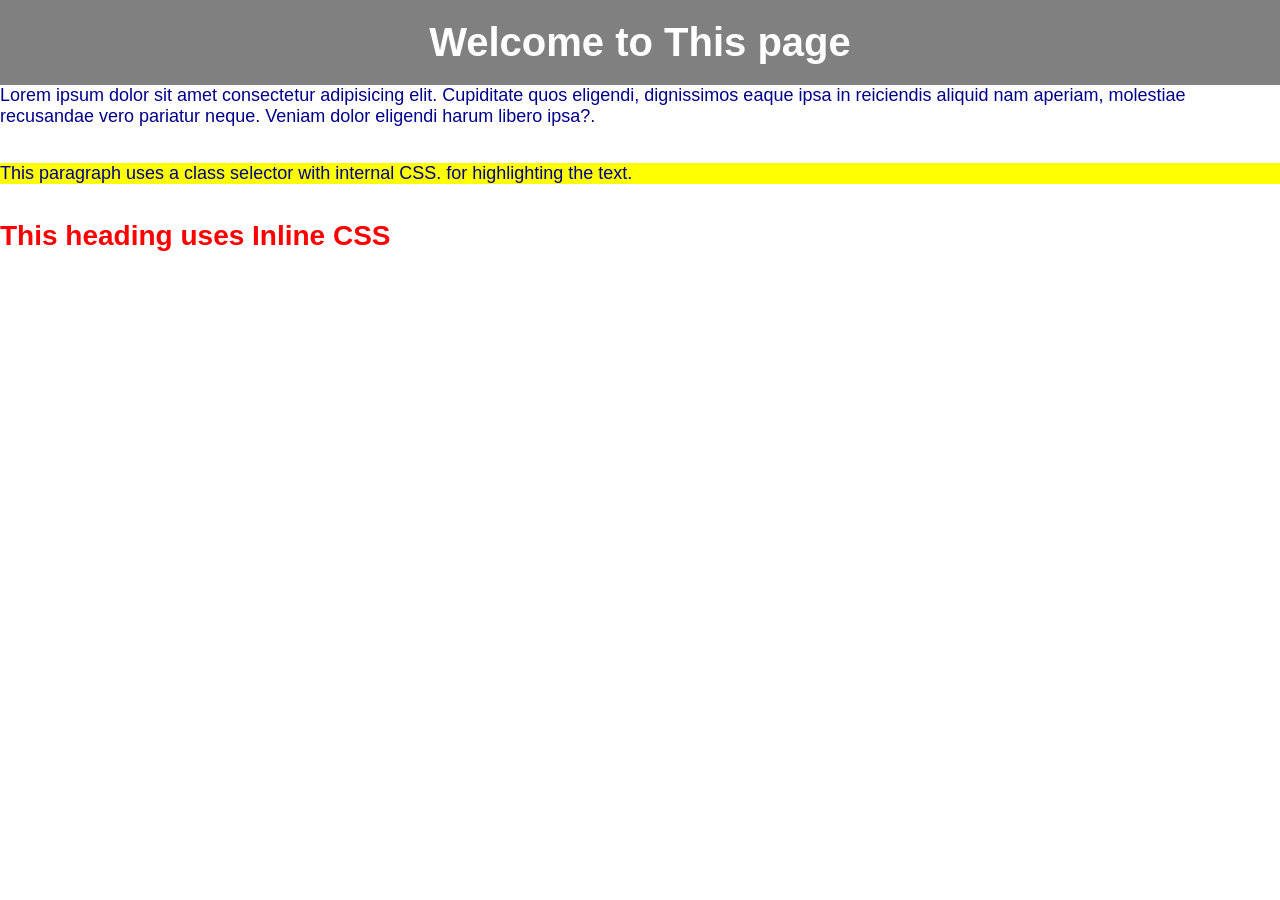
<file: lab1/index.html>
<!DOCTYPE html>
<html lang="en">

<head>
    <meta charset="UTF-8">
    <meta name="viewport" content="width=device-width, initial-scale=1.0">
    <title>Lab task 1</title>
    <!-- External CSS -->
    <link rel="stylesheet" href="style.css">
    <!-- Internal CSS -->
    <style>
        p {
            font-size: 18px;
            color: darkblue;
        }

        .highlight {
            background-color: yellow;
            font-size: 18px;
        }
    </style>

</head>

<body>
    <h1 id="Title">Welcome to This page</h1>

    <p>Lorem ipsum dolor sit amet consectetur adipisicing elit. Cupiditate quos eligendi, dignissimos eaque ipsa in
        reiciendis aliquid nam aperiam, molestiae recusandae vero pariatur neque. Veniam dolor eligendi harum libero
        ipsa?.</p>
    <br><br>
    <p class="highlight">
        This paragraph uses a class selector with internal CSS. for highlighting the text.
    </p>
    <br><br>

    <!-- Inline CSS -->
    <h2 style="color:red; font-size:28px;">
        This heading uses Inline CSS
    </h2>
</body>

</html>
</file>
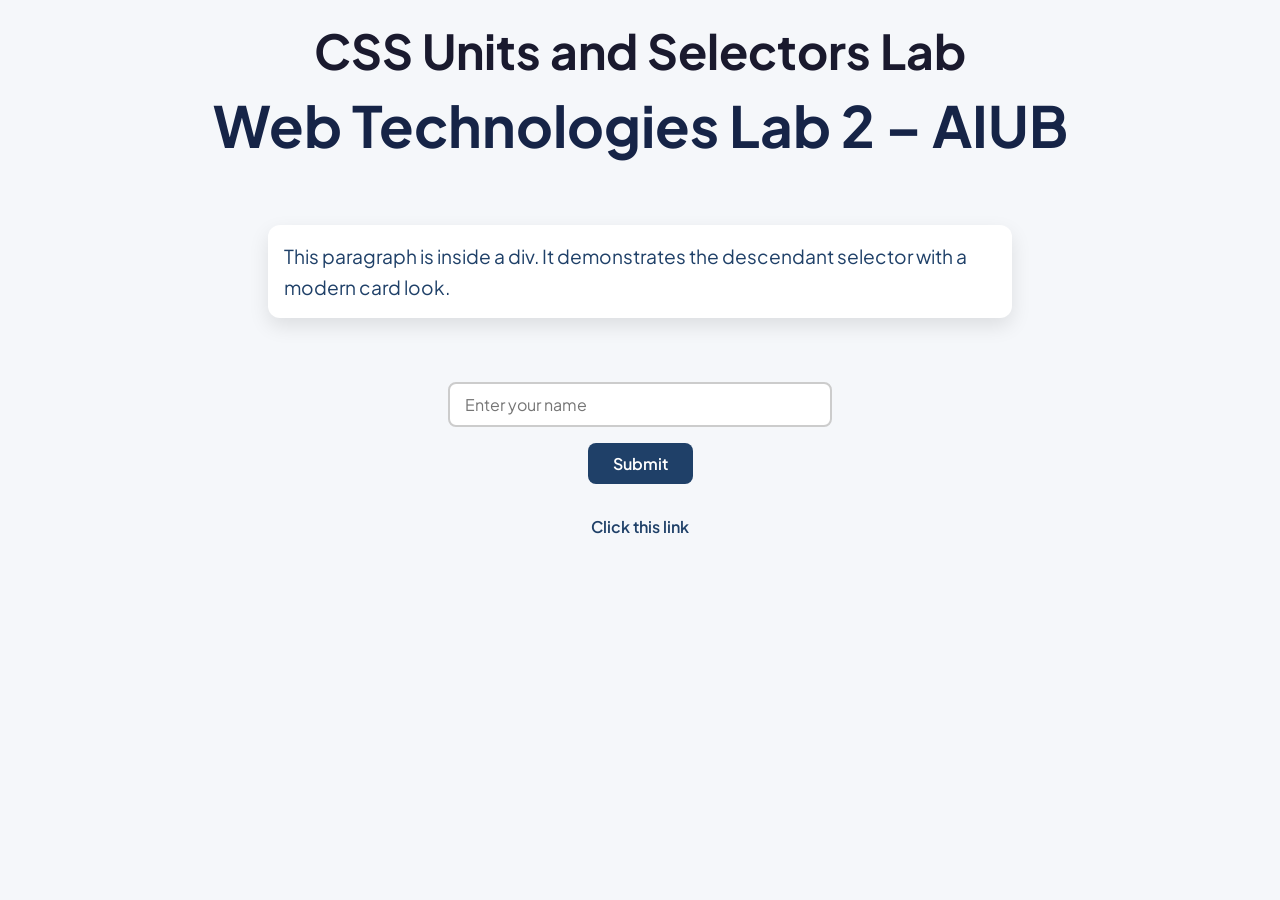
<file: lab2/index.html>
<!DOCTYPE html>
<html lang="en">
<head>
    <meta charset="UTF-8">
    <title>CSS Units and Selectors Lab</title>
    <link rel="stylesheet" href="style.css">

    <!-- Google Fonts -->
    <link rel="preconnect" href="https://fonts.googleapis.com">
    <link rel="preconnect" href="https://fonts.gstatic.com" crossorigin>
    <link href="https://fonts.googleapis.com/css2?family=Plus+Jakarta+Sans:wght@400;600;700&display=swap" rel="stylesheet">
</head>
<body>

    <header>
        <h1>CSS Units and Selectors Lab</h1>
        <h2>Web Technologies Lab 2 – AIUB</h2>
    </header>

    <div class="container">
        <p>This paragraph is inside a div. It demonstrates the descendant selector with a modern card look.</p>
    </div>

    <div class="form-section">
        <input type="text" placeholder="Enter your name">
        <button>Submit</button>
    </div>

    <div class="link-section">
        <a href="#">Click this link</a>
    </div>

</body>
</html>
</file>
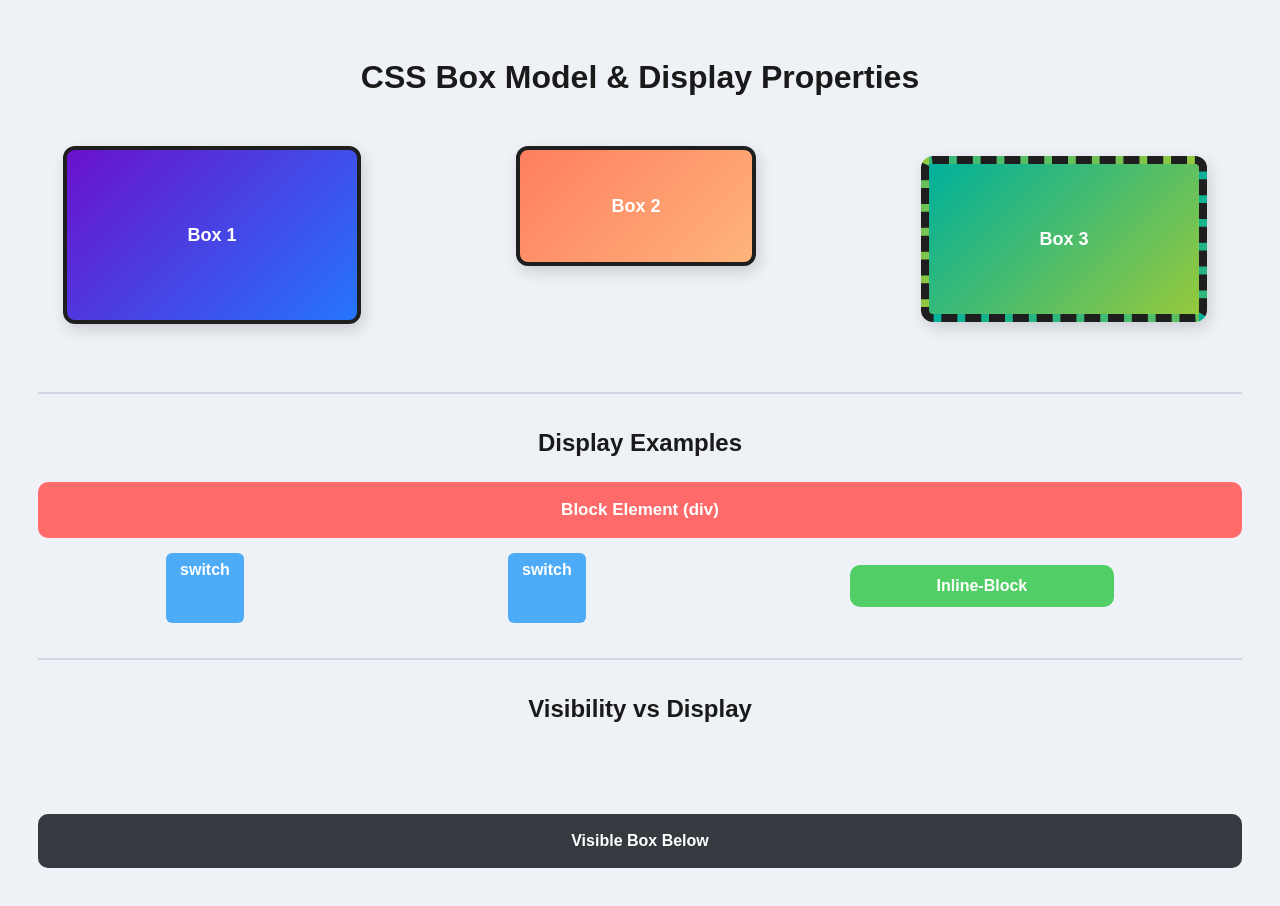
<file: lab3/index.html>
<!DOCTYPE html>
<html lang="en">
<head>
    <meta charset="UTF-8">
    <title>Lab Task 03 - Box Model & Display</title>
    <link rel="stylesheet" href="style.css">
</head>
<body>

    <h1>CSS Box Model & Display Properties</h1>

    <!-- Part A -->
     <div style="display: flex; justify-content: space-between;">
    <div class="box box1">Box 1</div>
    <div class="box box2">Box 2</div>
    <div class="box box3">Box 3</div>
</div>
    

    <hr>

    <!-- Part C: Display Properties -->
    <h2>Display Examples</h2>

    <div class="block-example">Block Element (div)</div>

    <div style="display: flex; justify-content: space-around;">
        <span class="inline-example">switch </span>
    <span class="inline-example">switch</span>

    <p class="inline-block-example">Inline-Block </p>

    <p class="none-example">This paragraph has display: none</p>
    </div>

    <hr>

    <!-- Part D: Visibility vs Display -->
    <h2>Visibility vs Display</h2>

    <div class="visibility-hidden">This uses visibility: hidden</div>
    <div class="normal-box">Visible Box Below</div>

</body>
</html>
</file>
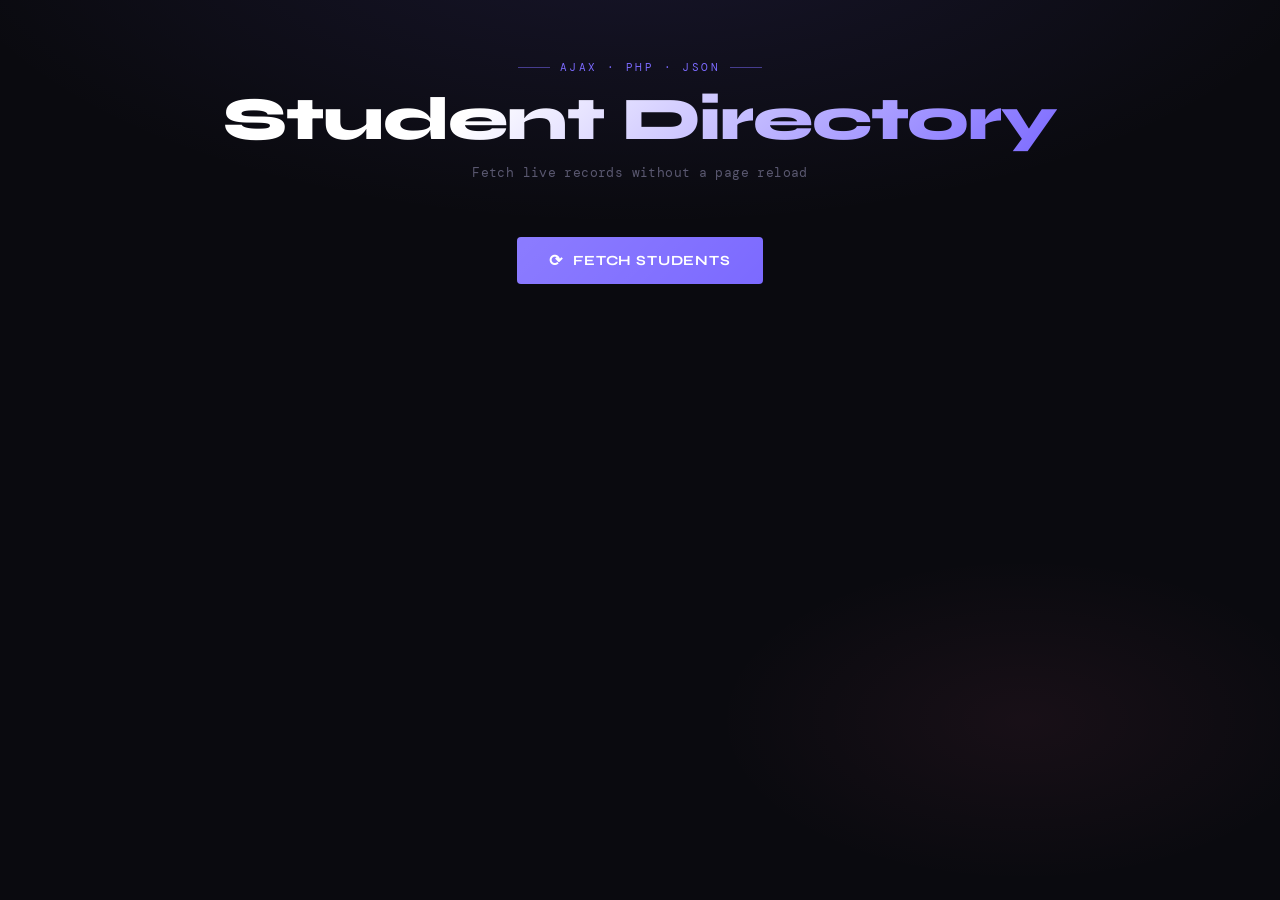
<file: web-based application using HTML, JavaScript (AJAX), PHP, and JSON/index.html>
<!DOCTYPE html>
<html lang="en">

<head>
  <meta charset="UTF-8" />
  <meta name="viewport" content="width=device-width, initial-scale=1.0" />
  <title>Student Directory</title>
  <link
    href="https://fonts.googleapis.com/css2?family=Syne:wght@400;600;700;800&family=DM+Mono:wght@300;400;500&display=swap"
    rel="stylesheet" />
  <style>
    *,
    *::before,
    *::after {
      box-sizing: border-box;
      margin: 0;
      padding: 0;
    }

    :root {
      --bg: #0a0a0f;
      --surface: #111118;
      --border: #1e1e2e;
      --accent: #7c6aff;
      --accent2: #ff6a9b;
      --text: #e8e6f0;
      --muted: #5a5870;
      --card-bg: #13131c;
      --glow: rgba(124, 106, 255, 0.15);
    }

    html,
    body {
      height: 100%;
      background: var(--bg);
      color: var(--text);
      font-family: 'DM Mono', monospace;
    }

    body {
      min-height: 100vh;
      display: flex;
      flex-direction: column;
      align-items: center;
      padding: 60px 20px 80px;
      background-image:
        radial-gradient(ellipse 80% 50% at 50% -10%, rgba(124, 106, 255, 0.12) 0%, transparent 70%),
        radial-gradient(ellipse 40% 30% at 80% 80%, rgba(255, 106, 155, 0.06) 0%, transparent 60%);
    }

    /* ── Header ── */
    header {
      text-align: center;
      margin-bottom: 56px;
    }

    .label {
      font-size: 11px;
      letter-spacing: 0.22em;
      text-transform: uppercase;
      color: var(--accent);
      margin-bottom: 14px;
      display: flex;
      align-items: center;
      justify-content: center;
      gap: 10px;
    }

    .label::before,
    .label::after {
      content: '';
      display: block;
      width: 32px;
      height: 1px;
      background: var(--accent);
      opacity: 0.5;
    }

    h1 {
      font-family: 'Syne', sans-serif;
      font-size: clamp(2.4rem, 5vw, 3.8rem);
      font-weight: 800;
      line-height: 1.05;
      letter-spacing: -0.02em;
      background: linear-gradient(135deg, #fff 30%, var(--accent) 100%);
      -webkit-background-clip: text;
      -webkit-text-fill-color: transparent;
      background-clip: text;
    }

    .subtitle {
      margin-top: 12px;
      font-size: 13px;
      color: var(--muted);
      letter-spacing: 0.03em;
    }

    /* ── Button ── */
    .fetch-btn {
      display: inline-flex;
      align-items: center;
      gap: 10px;
      padding: 14px 32px;
      background: var(--accent);
      color: #fff;
      font-family: 'Syne', sans-serif;
      font-size: 14px;
      font-weight: 700;
      letter-spacing: 0.06em;
      text-transform: uppercase;
      border: none;
      border-radius: 4px;
      cursor: pointer;
      position: relative;
      overflow: hidden;
      transition: transform 0.15s, box-shadow 0.15s;
      box-shadow: 0 0 0 0 var(--glow);
    }

    .fetch-btn::before {
      content: '';
      position: absolute;
      inset: 0;
      background: linear-gradient(135deg, rgba(255, 255, 255, 0.12), transparent);
      pointer-events: none;
    }

    .fetch-btn:hover {
      transform: translateY(-2px);
      box-shadow: 0 8px 32px rgba(124, 106, 255, 0.35);
    }

    .fetch-btn:active {
      transform: translateY(0);
    }

    .fetch-btn:disabled {
      opacity: 0.5;
      cursor: not-allowed;
      transform: none;
    }

    .btn-icon {
      font-size: 16px;
    }

    /* ── Spinner ── */
    .spinner {
      width: 16px;
      height: 16px;
      border: 2px solid rgba(255, 255, 255, 0.3);
      border-top-color: #fff;
      border-radius: 50%;
      animation: spin 0.7s linear infinite;
      display: none;
    }

    @keyframes spin {
      to {
        transform: rotate(360deg);
      }
    }

    /* ── Output section ── */
    #output {
      width: 100%;
      max-width: 860px;
      margin-top: 48px;
    }

    .output-header {
      display: flex;
      align-items: center;
      justify-content: space-between;
      margin-bottom: 20px;
      padding-bottom: 12px;
      border-bottom: 1px solid var(--border);
      display: none;
    }

    .output-header.visible {
      display: flex;
    }

    .output-title {
      font-family: 'Syne', sans-serif;
      font-size: 13px;
      font-weight: 700;
      letter-spacing: 0.12em;
      text-transform: uppercase;
      color: var(--muted);
    }

    .badge {
      background: rgba(124, 106, 255, 0.12);
      border: 1px solid rgba(124, 106, 255, 0.25);
      color: var(--accent);
      font-size: 11px;
      font-weight: 500;
      padding: 3px 10px;
      border-radius: 20px;
      letter-spacing: 0.05em;
    }

    /* ── Cards grid ── */
    .cards-grid {
      display: grid;
      grid-template-columns: repeat(auto-fill, minmax(260px, 1fr));
      gap: 16px;
    }

    .card {
      background: var(--card-bg);
      border: 1px solid var(--border);
      border-radius: 8px;
      padding: 24px;
      position: relative;
      overflow: hidden;
      opacity: 0;
      transform: translateY(18px);
      animation: cardIn 0.4s forwards;
      transition: border-color 0.2s, box-shadow 0.2s;
    }

    .card:hover {
      border-color: rgba(124, 106, 255, 0.35);
      box-shadow: 0 4px 24px rgba(124, 106, 255, 0.1);
    }

    .card::after {
      content: '';
      position: absolute;
      top: 0;
      left: 0;
      right: 0;
      height: 2px;
      background: linear-gradient(90deg, var(--accent), var(--accent2));
      opacity: 0;
      transition: opacity 0.2s;
    }

    .card:hover::after {
      opacity: 1;
    }

    @keyframes cardIn {
      to {
        opacity: 1;
        transform: translateY(0);
      }
    }

    .card:nth-child(1) {
      animation-delay: 0.05s;
    }

    .card:nth-child(2) {
      animation-delay: 0.12s;
    }

    .card:nth-child(3) {
      animation-delay: 0.19s;
    }

    .card:nth-child(4) {
      animation-delay: 0.26s;
    }

    .card:nth-child(5) {
      animation-delay: 0.33s;
    }

    .card:nth-child(6) {
      animation-delay: 0.40s;
    }

    .card-id {
      font-size: 10px;
      letter-spacing: 0.18em;
      color: var(--accent);
      text-transform: uppercase;
      margin-bottom: 10px;
    }

    .card-name {
      font-family: 'Syne', sans-serif;
      font-size: 18px;
      font-weight: 700;
      color: #fff;
      margin-bottom: 16px;
      line-height: 1.2;
    }

    .card-fields {
      display: flex;
      flex-direction: column;
      gap: 8px;
    }

    .field {
      display: flex;
      align-items: center;
      justify-content: space-between;
      gap: 8px;
    }

    .field-label {
      font-size: 11px;
      letter-spacing: 0.08em;
      color: var(--muted);
      text-transform: uppercase;
    }

    .field-value {
      font-size: 12px;
      color: var(--text);
      font-weight: 500;
    }

    .cgpa-bar {
      height: 4px;
      background: var(--border);
      border-radius: 2px;
      margin-top: 14px;
      overflow: hidden;
    }

    .cgpa-fill {
      height: 100%;
      border-radius: 2px;
      background: linear-gradient(90deg, var(--accent), var(--accent2));
      width: 0;
      transition: width 0.8s cubic-bezier(0.4, 0, 0.2, 1);
    }

    .cgpa-label {
      display: flex;
      justify-content: space-between;
      margin-top: 6px;
    }

    .cgpa-label span {
      font-size: 10px;
      color: var(--muted);
    }

    .cgpa-label strong {
      font-size: 11px;
      color: var(--accent);
      font-weight: 600;
    }

    /* ── Error state ── */
    .error-box {
      border: 1px solid rgba(255, 106, 155, 0.3);
      background: rgba(255, 106, 155, 0.06);
      border-radius: 6px;
      padding: 20px 24px;
      color: var(--accent2);
      font-size: 13px;
      display: flex;
      align-items: center;
      gap: 12px;
    }

    .error-icon {
      font-size: 18px;
    }

    /* ── JSON preview ── */
    .json-toggle {
      margin-top: 28px;
      width: 100%;
    }

    .json-toggle summary {
      list-style: none;
      cursor: pointer;
      display: inline-flex;
      align-items: center;
      gap: 8px;
      font-size: 11px;
      letter-spacing: 0.1em;
      text-transform: uppercase;
      color: var(--muted);
      padding: 8px 0;
      user-select: none;
      transition: color 0.15s;
    }

    .json-toggle summary:hover {
      color: var(--text);
    }

    .json-toggle summary::marker {
      display: none;
    }

    .toggle-arrow {
      transition: transform 0.2s;
    }

    details[open] .toggle-arrow {
      transform: rotate(90deg);
    }

    pre {
      margin-top: 12px;
      background: var(--surface);
      border: 1px solid var(--border);
      border-radius: 6px;
      padding: 20px;
      font-size: 12px;
      line-height: 1.7;
      color: #a0a0c0;
      overflow-x: auto;
      white-space: pre-wrap;
      word-break: break-word;
    }
  </style>
</head>

<body>

  <header>
    <div class="label">AJAX · PHP · JSON</div>
    <h1>Student Directory</h1>
    <p class="subtitle">Fetch live records without a page reload</p>
  </header>

  <button class="fetch-btn" id="fetchBtn" onclick="fetchStudents()">
    <span class="btn-icon">⟳</span>
    <div class="spinner" id="spinner"></div>
    <span id="btnText">Fetch Students</span>
  </button>

  <section id="output"></section>

  <script>
    function fetchStudents() {
      const btn = document.getElementById('fetchBtn');
      const spinner = document.getElementById('spinner');
      const btnText = document.getElementById('btnText');
      const output = document.getElementById('output');

      // Loading state
      btn.disabled = true;
      spinner.style.display = 'block';
      btnText.textContent = 'Loading…';
      output.innerHTML = '';

      const xhr = new XMLHttpRequest();
      xhr.open('GET', 'students.php', true);
      
      xhr.setRequestHeader('Accept', 'application/json');

      xhr.onload = function () {
        btn.disabled = false;
        spinner.style.display = 'none';
        btnText.textContent = 'Refresh';

        if (xhr.status === 200) {
          try {
            const data = JSON.parse(xhr.responseText);
            renderStudents(data);
          } catch (e) {
            renderError('Invalid JSON response from server.');
          }
        } else {
          renderError(`Server returned status ${xhr.status}.`);
        }
      };

      xhr.onerror = function () {
        btn.disabled = false;
        spinner.style.display = 'none';
        btnText.textContent = 'Retry';
        renderError('Network error — is the PHP server running?');
      };

      xhr.send();
    }

    function renderStudents(students) {
      const output = document.getElementById('output');

      const header = `
        <div class="output-header visible">
          <span class="output-title">Results</span>
          <span class="badge">${students.length} students</span>
        </div>`;

      const cards = students.map(s => {
        const cgpaPct = ((parseFloat(s.cgpa) / 4.0) * 100).toFixed(1);
        return `
          <div class="card">
            <div class="card-id">ID · ${s.id}</div>
            <div class="card-name">${s.name}</div>
            <div class="card-fields">
              <div class="field">
                <span class="field-label">Department</span>
                <span class="field-value">${s.department}</span>
              </div>
              <div class="field">
                <span class="field-label">Semester</span>
                <span class="field-value">${s.semester}</span>
              </div>
            </div>
            <div class="cgpa-bar">
              <div class="cgpa-fill" data-pct="${cgpaPct}" style="width:0%"></div>
            </div>
            <div class="cgpa-label">
              <span>CGPA</span>
              <strong>${s.cgpa} / 4.00</strong>
            </div>
          </div>`;
      }).join('');

      const jsonBlock = `
        <details class="json-toggle">
          <summary>
            <span class="toggle-arrow">▶</span>
            Raw JSON Response
          </summary>
          <pre>${escapeHtml(JSON.stringify(students, null, 2))}</pre>
        </details>`;

      output.innerHTML = header + `<div class="cards-grid">${cards}</div>` + jsonBlock;

      // Animate CGPA bars after paint
      requestAnimationFrame(() => {
        document.querySelectorAll('.cgpa-fill').forEach(el => {
          el.style.width = el.dataset.pct + '%';
        });
      });
    }

    function renderError(msg) {
      document.getElementById('output').innerHTML = `
        <div class="error-box">
          <span class="error-icon">⚠</span>
          <span>${msg}</span>
        </div>`;
    }

    function escapeHtml(str) {
      return str.replace(/&/g, '&amp;').replace(/</g, '&lt;').replace(/>/g, '&gt;');
    }
  </script>
</body>

</html>
</file>
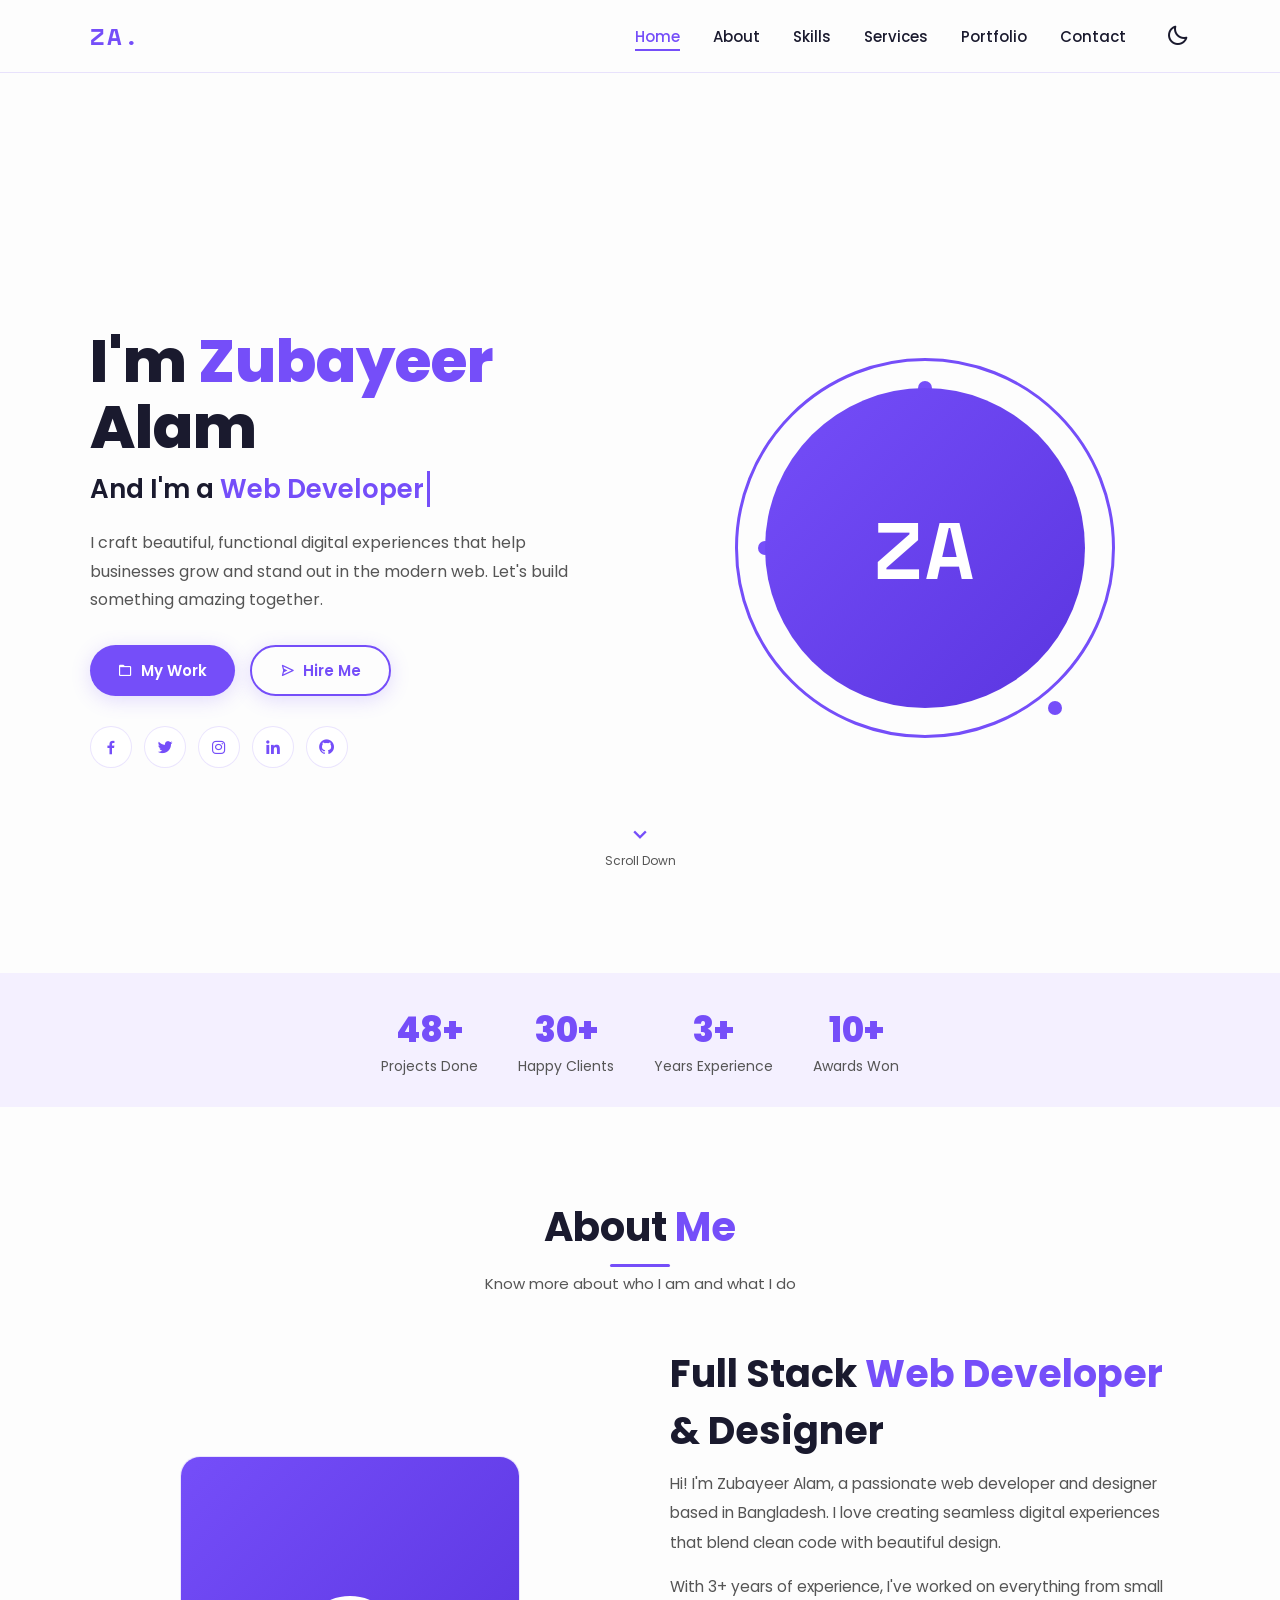
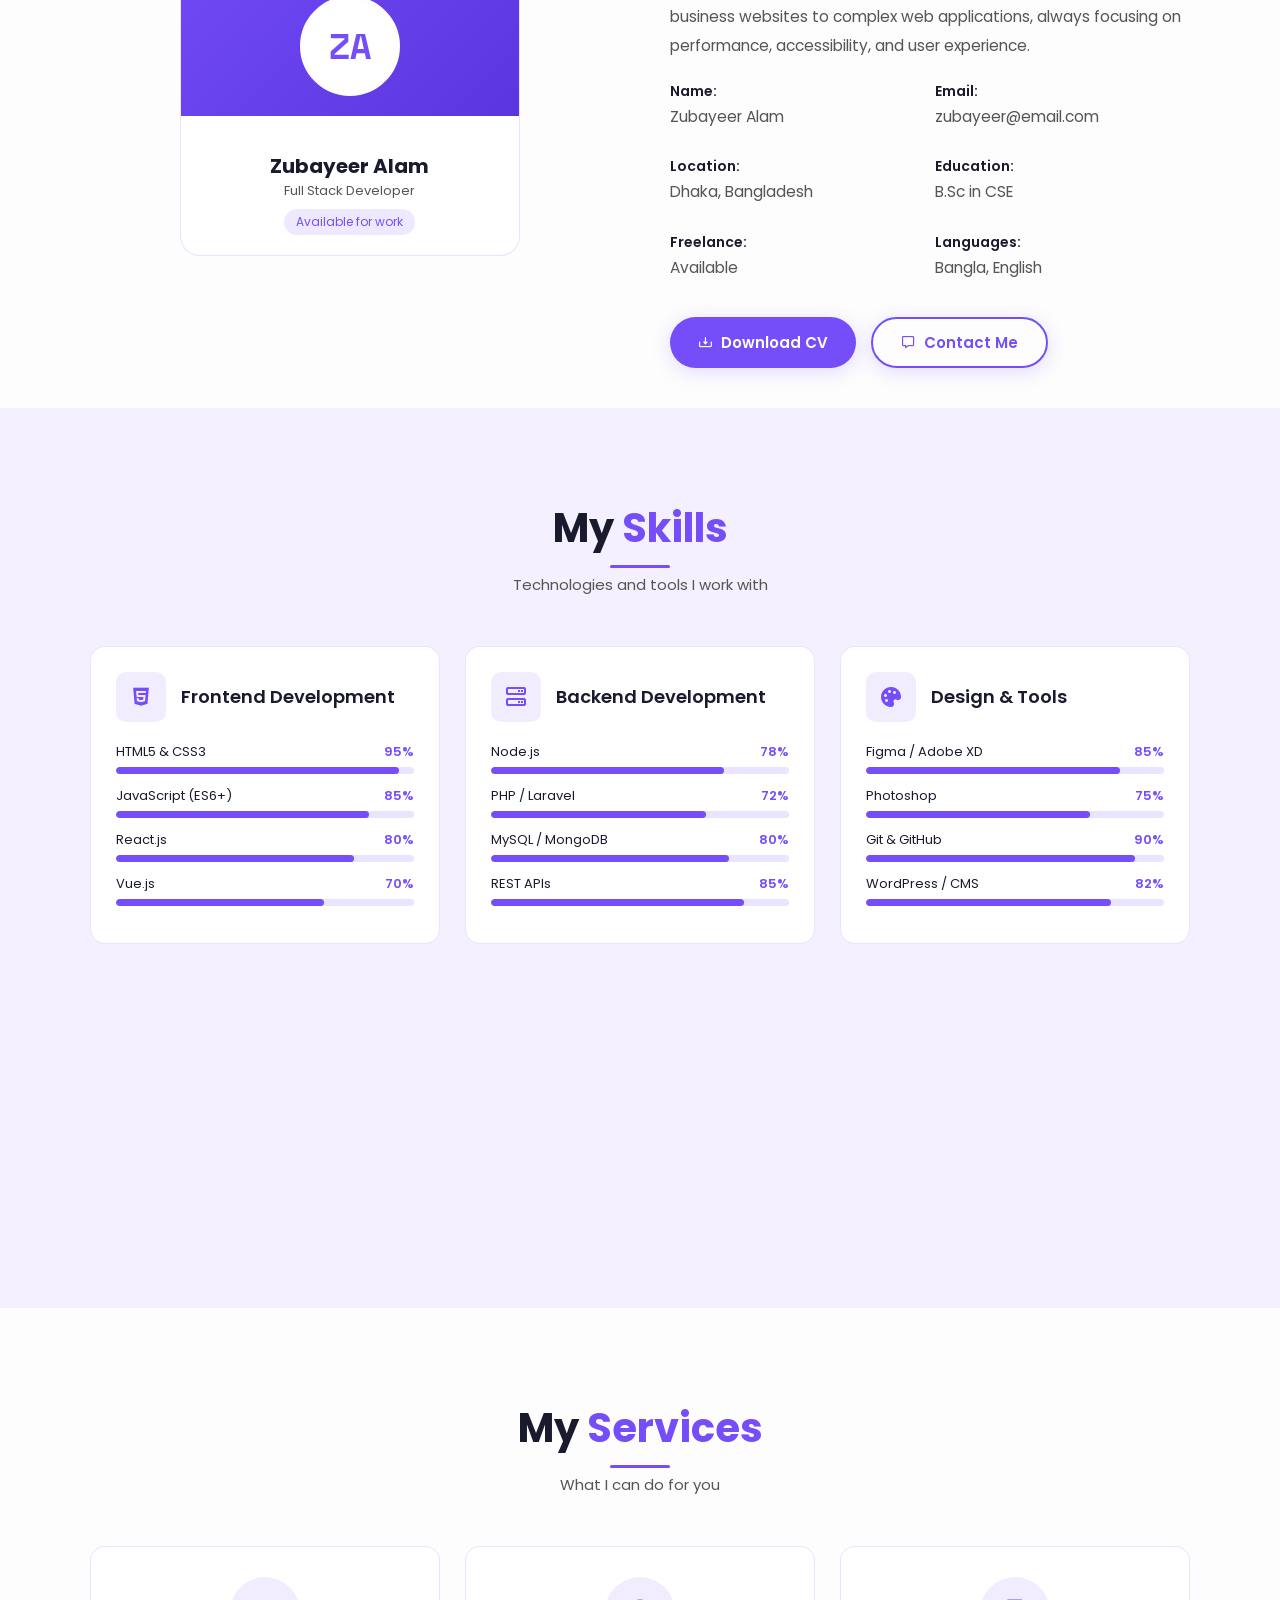
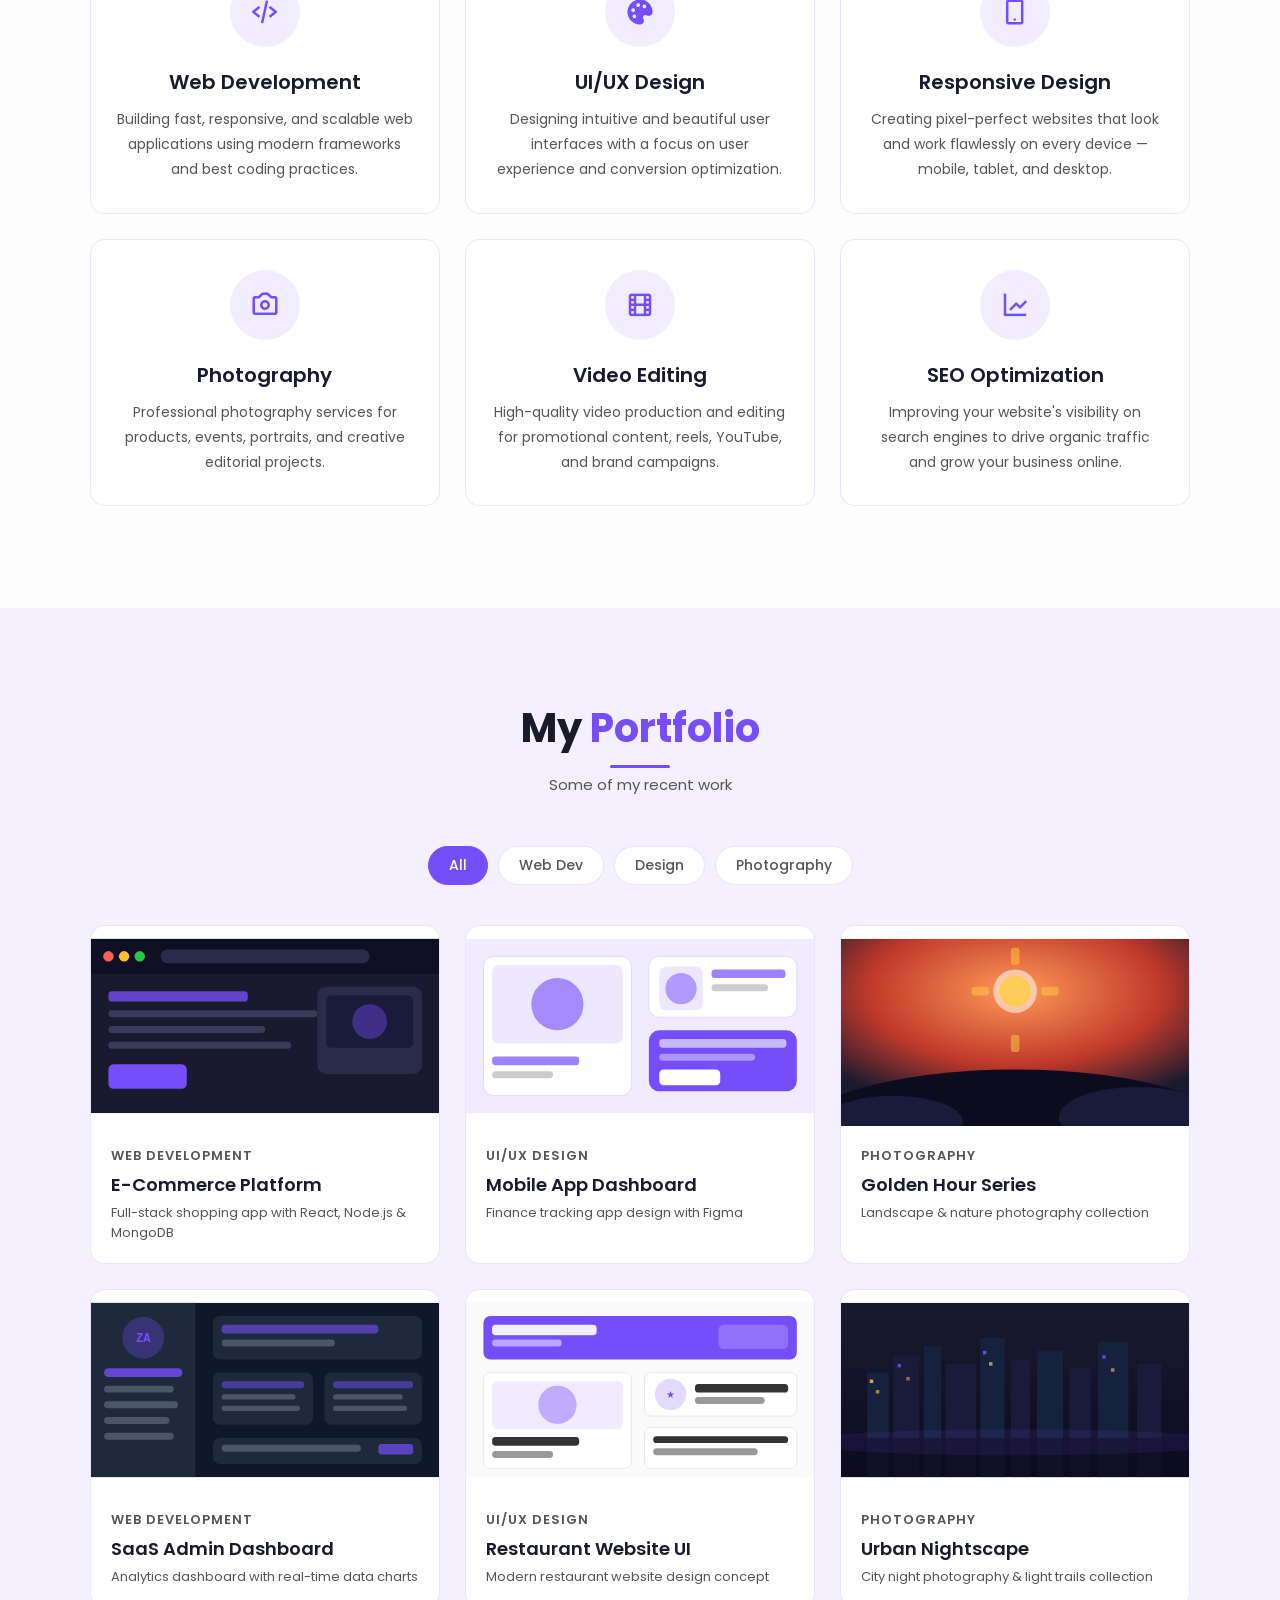
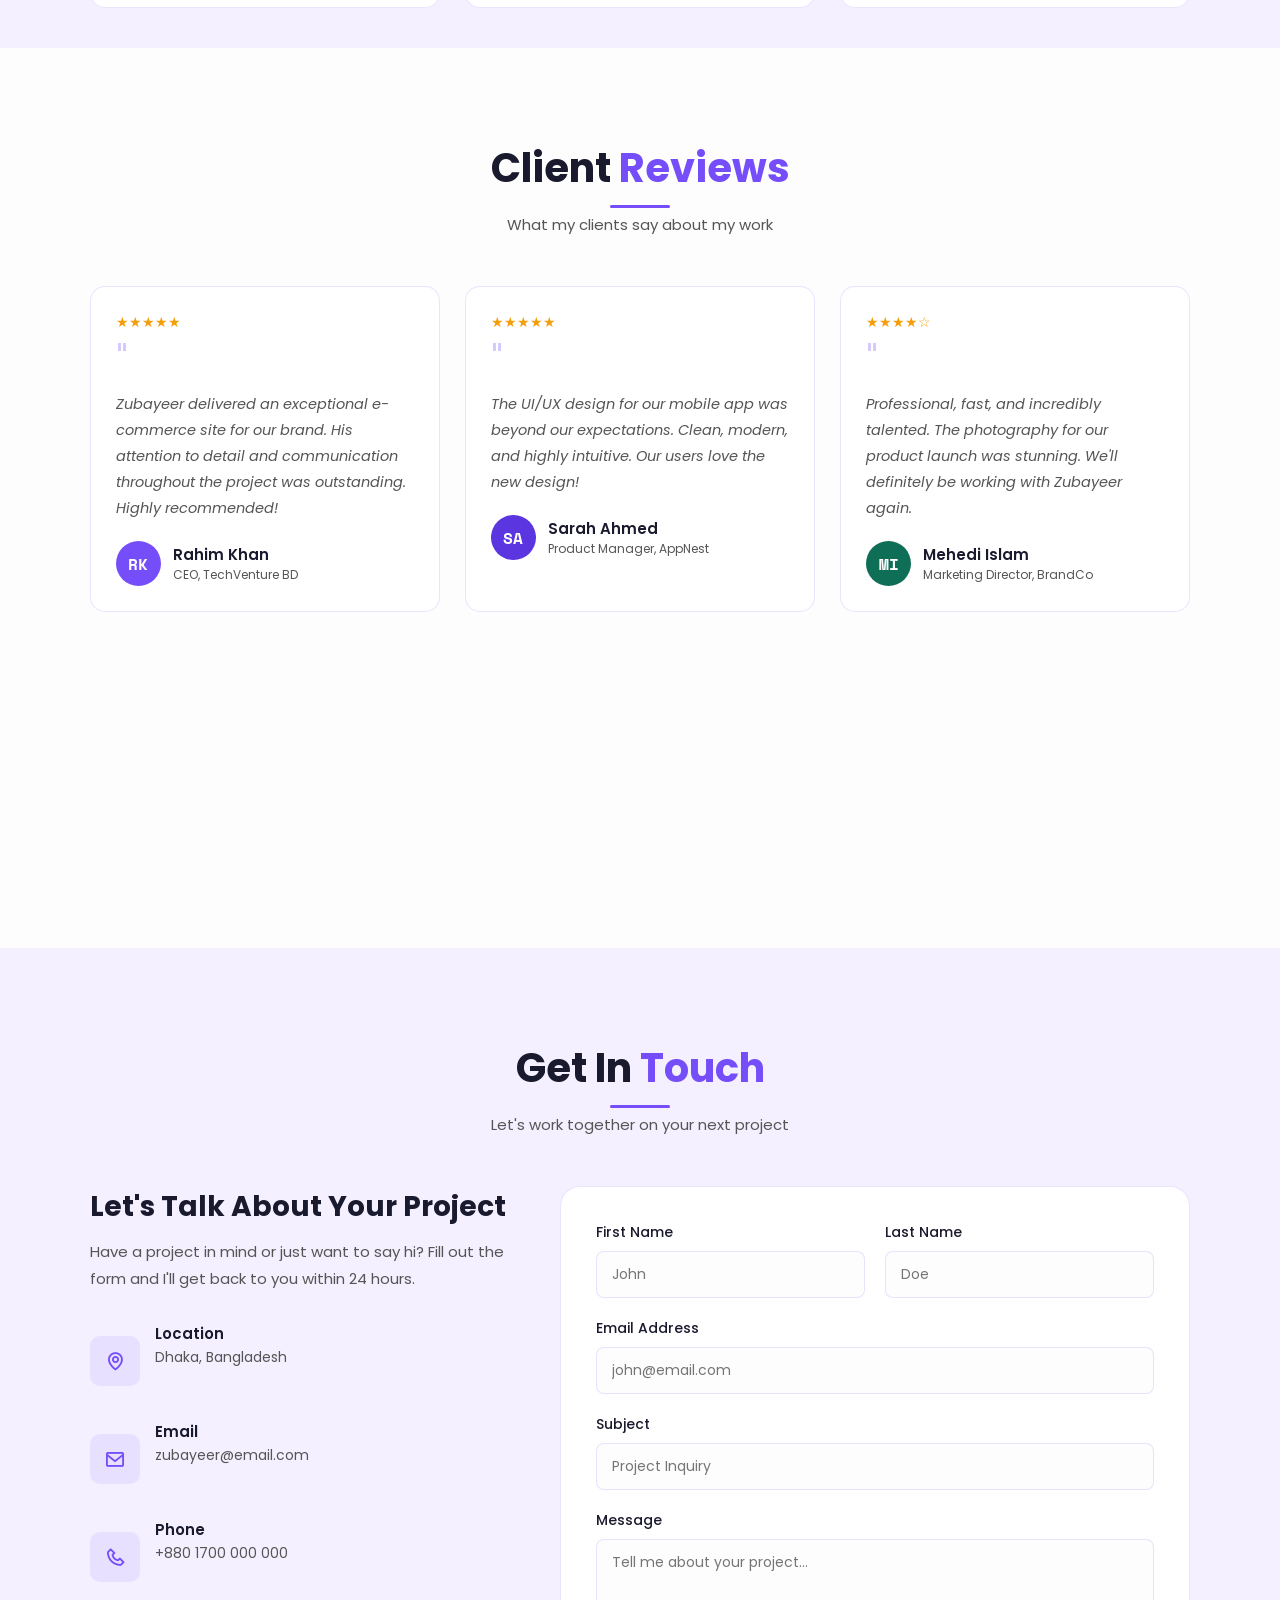
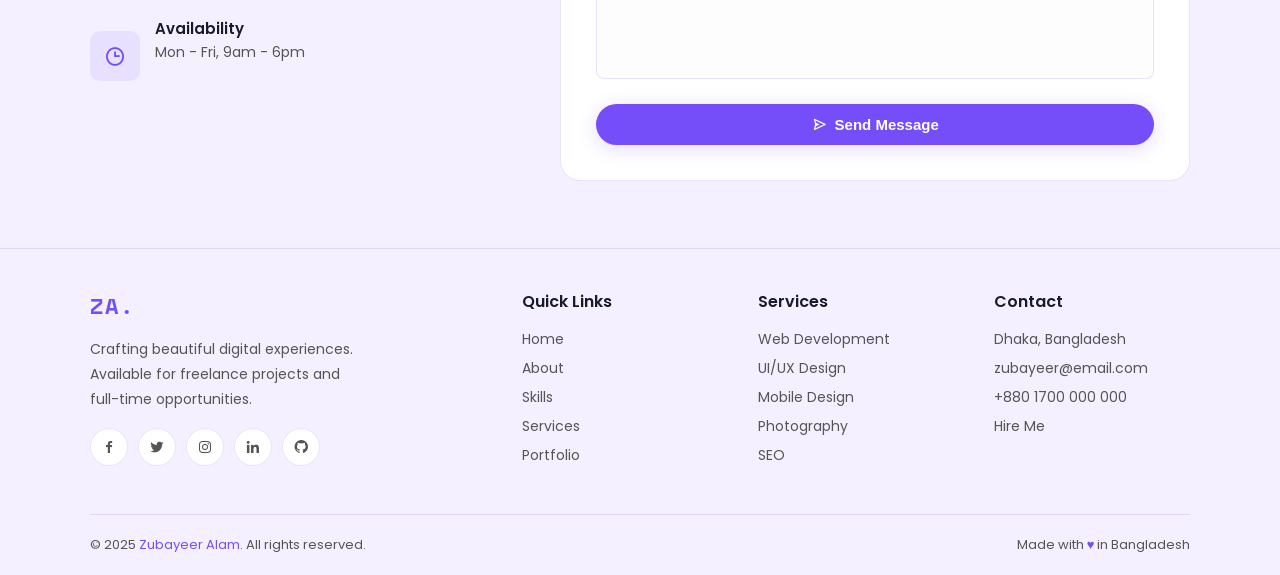
<file: Zubayeer_Portfolio_assignment/index.html>
<!DOCTYPE html>
<html lang="en">
<head>
<meta charset="UTF-8">
<meta name="viewport" content="width=device-width, initial-scale=1.0">
<title>Zubayeer Alam — Portfolio</title>
<link href="https://unpkg.com/boxicons@2.1.4/css/boxicons.min.css" rel="stylesheet">
<link href="https://fonts.googleapis.com/css2?family=Poppins:wght@300;400;500;600;700;800&family=Space+Mono:wght@400;700&display=swap" rel="stylesheet">
<link rel="stylesheet" href="style.css">
</head>
<body>

<div class="progress-bar" id="progressBar"></div>

<!-- HEADER -->
<header id="header">
  <a href="#home" class="logo">ZA.</a>
  <nav class="navbar" id="navbar">
    <a href="#home" class="active">Home</a>
    <a href="#about">About</a>
    <a href="#skills">Skills</a>
    <a href="#services">Services</a>
    <a href="#portfolio">Portfolio</a>
    <a href="#contact">Contact</a>
  </nav>
  <i class="bx bx-moon" id="darkMode-icon"></i>
  <i class="bx bx-menu menu-icon" id="menuIcon"></i>
</header>

<!-- HERO -->
<section class="home" id="home">
  <div class="home-content reveal">
    <!-- <p class="hello">// Hello World 👋</p> -->
    <h1>I'm <span>Zubayeer</span><br>Alam</h1>
    <div class="typewriter">And I'm a <span id="typeText">Web Developer</span></div>
    <p>I craft beautiful, functional digital experiences that help businesses grow and stand out in the modern web. Let's build something amazing together.</p>
    <div class="btn-group">
      <a href="#portfolio" class="btn"><i class="bx bx-folder"></i> My Work</a>
      <a href="#contact" class="btn btn-outline"><i class="bx bx-send"></i> Hire Me</a>
    </div>
    <div class="social-icons">
      <a href="#"><i class="bx bxl-facebook"></i></a>
      <a href="#"><i class="bx bxl-twitter"></i></a>
      <a href="#"><i class="bx bxl-instagram"></i></a>
      <a href="#"><i class="bx bxl-linkedin"></i></a>
      <a href="#"><i class="bx bxl-github"></i></a>
    </div>
  </div>
  <div class="home-visual reveal">
    <div class="avatar-ring">
      <div class="orbit-dot"></div>
      <div class="orbit-dot"></div>
      <div class="orbit-dot"></div>
      <div class="avatar-inner">
        <span class="avatar-initials">ZA</span>
      </div>
    </div>
  </div>
  <div class="scroll-down">
    <i class="bx bx-chevron-down" style="font-size:2.8rem;color:var(--main);"></i>
    <p style="font-size:1.2rem;">Scroll Down</p>
  </div>
</section>

<!-- STATS -->
<div class="stats-bar reveal">
  <div class="stat"><h3 class="counter" data-target="50">0</h3><p>Projects Done</p></div>
  <div class="stat"><h3 class="counter" data-target="30">0</h3><p>Happy Clients</p></div>
  <div class="stat"><h3 class="counter" data-target="3">0</h3><p>Years Experience</p></div>
  <div class="stat"><h3 class="counter" data-target="10">0</h3><p>Awards Won</p></div>
</div>

<!-- ABOUT -->
<section id="about" style="background:var(--bg);">
  <div class="section-title reveal">
    <h2>About <span>Me</span></h2>
    <p>Know more about who I am and what I do</p>
  </div>
  <div class="about">
    <div class="about-img reveal">
      <div class="about-card">
        <div class="about-card-bg"></div>
        <div class="about-avatar">ZA</div>
        <div class="about-card-info">
          <h3>Zubayeer Alam</h3>
          <p>Full Stack Developer</p>
          <span class="about-tag">Available for work</span>
        </div>
      </div>
    </div>
    <div class="about-content reveal">
      <h2>Full Stack <span>Web Developer</span><br>& Designer</h2>
      <p>Hi! I'm Zubayeer Alam, a passionate web developer and designer based in Bangladesh. I love creating seamless digital experiences that blend clean code with beautiful design.</p>
      <p>With 3+ years of experience, I've worked on everything from small business websites to complex web applications, always focusing on performance, accessibility, and user experience.</p>
      <div class="info-grid">
        <div class="info-item"><span>Name:</span><p>Zubayeer Alam</p></div>
        <div class="info-item"><span>Email:</span><p>zubayeer@email.com</p></div>
        <div class="info-item"><span>Location:</span><p>Dhaka, Bangladesh</p></div>
        <div class="info-item"><span>Education:</span><p>B.Sc in CSE</p></div>
        <div class="info-item"><span>Freelance:</span><p>Available</p></div>
        <div class="info-item"><span>Languages:</span><p>Bangla, English</p></div>
      </div>
      <div class="btn-group">
        <a href="#" class="btn"><i class="bx bx-download"></i> Download CV</a>
        <a href="#contact" class="btn btn-outline"><i class="bx bx-message"></i> Contact Me</a>
      </div>
    </div>
  </div>
</section>

<!-- SKILLS -->
<section id="skills" class="skills-section">
  <div class="section-title reveal">
    <h2>My <span>Skills</span></h2>
    <p>Technologies and tools I work with</p>
  </div>
  <div class="skills-grid">
    <div class="skill-card reveal">
      <div class="skill-card-head">
        <div class="skill-icon"><i class="bx bxl-html5"></i></div>
        <h3>Frontend Development</h3>
      </div>
      <div class="skill-bar-wrap"><p><span>HTML5 & CSS3</span><span>95%</span></p><div class="skill-bar"><div class="skill-fill" data-width="95"></div></div></div>
      <div class="skill-bar-wrap"><p><span>JavaScript (ES6+)</span><span>85%</span></p><div class="skill-bar"><div class="skill-fill" data-width="85"></div></div></div>
      <div class="skill-bar-wrap"><p><span>React.js</span><span>80%</span></p><div class="skill-bar"><div class="skill-fill" data-width="80"></div></div></div>
      <div class="skill-bar-wrap"><p><span>Vue.js</span><span>70%</span></p><div class="skill-bar"><div class="skill-fill" data-width="70"></div></div></div>
    </div>
    <div class="skill-card reveal">
      <div class="skill-card-head">
        <div class="skill-icon"><i class="bx bx-server"></i></div>
        <h3>Backend Development</h3>
      </div>
      <div class="skill-bar-wrap"><p><span>Node.js</span><span>78%</span></p><div class="skill-bar"><div class="skill-fill" data-width="78"></div></div></div>
      <div class="skill-bar-wrap"><p><span>PHP / Laravel</span><span>72%</span></p><div class="skill-bar"><div class="skill-fill" data-width="72"></div></div></div>
      <div class="skill-bar-wrap"><p><span>MySQL / MongoDB</span><span>80%</span></p><div class="skill-bar"><div class="skill-fill" data-width="80"></div></div></div>
      <div class="skill-bar-wrap"><p><span>REST APIs</span><span>85%</span></p><div class="skill-bar"><div class="skill-fill" data-width="85"></div></div></div>
    </div>
    <div class="skill-card reveal">
      <div class="skill-card-head">
        <div class="skill-icon"><i class="bx bxs-palette"></i></div>
        <h3>Design & Tools</h3>
      </div>
      <div class="skill-bar-wrap"><p><span>Figma / Adobe XD</span><span>85%</span></p><div class="skill-bar"><div class="skill-fill" data-width="85"></div></div></div>
      <div class="skill-bar-wrap"><p><span>Photoshop</span><span>75%</span></p><div class="skill-bar"><div class="skill-fill" data-width="75"></div></div></div>
      <div class="skill-bar-wrap"><p><span>Git & GitHub</span><span>90%</span></p><div class="skill-bar"><div class="skill-fill" data-width="90"></div></div></div>
      <div class="skill-bar-wrap"><p><span>WordPress / CMS</span><span>82%</span></p><div class="skill-bar"><div class="skill-fill" data-width="82"></div></div></div>
    </div>
  </div>
</section>

<!-- SERVICES -->
<section id="services" style="background:var(--bg);">
  <div class="section-title reveal">
    <h2>My <span>Services</span></h2>
    <p>What I can do for you</p>
  </div>
  <div class="services-grid">
    <div class="service-card reveal">
      <div class="service-icon"><i class="bx bx-code-alt"></i></div>
      <h3>Web Development</h3>
      <p>Building fast, responsive, and scalable web applications using modern frameworks and best coding practices.</p>
    </div>
    <div class="service-card reveal">
      <div class="service-icon"><i class="bx bxs-palette"></i></div>
      <h3>UI/UX Design</h3>
      <p>Designing intuitive and beautiful user interfaces with a focus on user experience and conversion optimization.</p>
    </div>
    <div class="service-card reveal">
      <div class="service-icon"><i class="bx bx-mobile-alt"></i></div>
      <h3>Responsive Design</h3>
      <p>Creating pixel-perfect websites that look and work flawlessly on every device — mobile, tablet, and desktop.</p>
    </div>
    <div class="service-card reveal">
      <div class="service-icon"><i class="bx bx-camera"></i></div>
      <h3>Photography</h3>
      <p>Professional photography services for products, events, portraits, and creative editorial projects.</p>
    </div>
    <div class="service-card reveal">
      <div class="service-icon"><i class="bx bx-film"></i></div>
      <h3>Video Editing</h3>
      <p>High-quality video production and editing for promotional content, reels, YouTube, and brand campaigns.</p>
    </div>
    <div class="service-card reveal">
      <div class="service-icon"><i class="bx bx-line-chart"></i></div>
      <h3>SEO Optimization</h3>
      <p>Improving your website's visibility on search engines to drive organic traffic and grow your business online.</p>
    </div>
  </div>
</section>

<!-- PORTFOLIO -->
<section id="portfolio" class="portfolio-section">
  <div class="section-title reveal">
    <h2>My <span>Portfolio</span></h2>
    <p>Some of my recent work</p>
  </div>
  <div class="portfolio-filter reveal">
    <button class="filter-btn active" data-filter="all">All</button>
    <button class="filter-btn" data-filter="web">Web Dev</button>
    <button class="filter-btn" data-filter="design">Design</button>
    <button class="filter-btn" data-filter="photo">Photography</button>
  </div>
  <div class="portfolio-grid" id="portfolioGrid">

    <div class="portfolio-card reveal" data-cat="web">
      <div class="port-img">
        <svg viewBox="0 0 400 200" xmlns="http://www.w3.org/2000/svg">
          <rect width="400" height="200" fill="#1a1a2e"/>
          <rect x="0" y="0" width="400" height="40" fill="#0f0f23"/>
          <circle cx="20" cy="20" r="6" fill="#ff5f57"/><circle cx="38" cy="20" r="6" fill="#febc2e"/><circle cx="56" cy="20" r="6" fill="#28c840"/>
          <rect x="80" y="12" width="240" height="16" rx="8" fill="#2a2a4a"/>
          <rect x="20" y="60" width="160" height="12" rx="4" fill="#754ef9" opacity=".8"/>
          <rect x="20" y="82" width="240" height="8" rx="4" fill="#3a3a5a"/>
          <rect x="20" y="100" width="180" height="8" rx="4" fill="#3a3a5a"/>
          <rect x="20" y="118" width="210" height="8" rx="4" fill="#3a3a5a"/>
          <rect x="20" y="144" width="90" height="28" rx="6" fill="#754ef9"/>
          <rect x="260" y="55" width="120" height="100" rx="10" fill="#2a2a4a"/>
          <rect x="270" y="65" width="100" height="60" rx="6" fill="#1a1a3a"/>
          <circle cx="320" cy="95" r="20" fill="#754ef9" opacity=".4"/>
        </svg>
        <div class="port-overlay">
          <div class="port-btn"><i class="bx bx-link-external"></i></div>
          <div class="port-btn"><i class="bx bxl-github"></i></div>
        </div>
      </div>
      <div class="port-info">
        <p class="port-tag">Web Development</p>
        <h3>E-Commerce Platform</h3>
        <p>Full-stack shopping app with React, Node.js & MongoDB</p>
      </div>
    </div>

    <div class="portfolio-card reveal" data-cat="design">
      <div class="port-img">
        <svg viewBox="0 0 400 200" xmlns="http://www.w3.org/2000/svg">
          <rect width="400" height="200" fill="#f8f4ff"/>
          <rect x="0" y="0" width="400" height="200" fill="#f0ebff"/>
          <rect x="20" y="20" width="170" height="160" rx="12" fill="#fff" stroke="#e0d5ff" stroke-width="1"/>
          <rect x="30" y="30" width="150" height="90" rx="8" fill="#ede8ff"/>
          <circle cx="105" cy="75" r="30" fill="#754ef9" opacity=".6"/>
          <rect x="30" y="135" width="100" height="10" rx="4" fill="#754ef9" opacity=".7"/>
          <rect x="30" y="152" width="70" height="8" rx="4" fill="#ccc"/>
          <rect x="210" y="20" width="170" height="70" rx="12" fill="#fff" stroke="#e0d5ff" stroke-width="1"/>
          <rect x="222" y="32" width="50" height="50" rx="8" fill="#ede8ff"/>
          <circle cx="247" cy="57" r="18" fill="#754ef9" opacity=".5"/>
          <rect x="282" y="35" width="85" height="10" rx="4" fill="#754ef9" opacity=".7"/>
          <rect x="282" y="52" width="65" height="8" rx="4" fill="#ccc"/>
          <rect x="210" y="105" width="170" height="70" rx="12" fill="#754ef9"/>
          <rect x="222" y="115" width="146" height="10" rx="4" fill="rgba(255,255,255,.6)"/>
          <rect x="222" y="132" width="110" height="8" rx="4" fill="rgba(255,255,255,.4)"/>
          <rect x="222" y="150" width="70" height="18" rx="5" fill="#fff"/>
        </svg>
        <div class="port-overlay">
          <div class="port-btn"><i class="bx bx-link-external"></i></div>
          <div class="port-btn"><i class="bx bx-zoom-in"></i></div>
        </div>
      </div>
      <div class="port-info">
        <p class="port-tag">UI/UX Design</p>
        <h3>Mobile App Dashboard</h3>
        <p>Finance tracking app design with Figma</p>
      </div>
    </div>

    <div class="portfolio-card reveal" data-cat="photo">
      <div class="port-img">
        <svg viewBox="0 0 400 200" xmlns="http://www.w3.org/2000/svg">
          <defs>
            <radialGradient id="skyGrad" cx="50%" cy="30%" r="70%">
              <stop offset="0%" stop-color="#ff9a56"/>
              <stop offset="60%" stop-color="#c0392b"/>
              <stop offset="100%" stop-color="#1a1a2e"/>
            </radialGradient>
          </defs>
          <rect width="400" height="200" fill="url(#skyGrad)"/>
          <ellipse cx="200" cy="230" rx="260" ry="80" fill="#0d0b1e"/>
          <ellipse cx="60" cy="210" rx="80" ry="30" fill="#1a1a3a"/>
          <ellipse cx="340" cy="205" rx="90" ry="35" fill="#1a1a3a"/>
          <circle cx="200" cy="60" r="25" fill="#fff9" opacity=".9"/>
          <circle cx="200" cy="60" r="18" fill="#ffcc44" opacity=".8"/>
          <rect x="195" y="10" width="10" height="20" rx="4" fill="#ffcc44" opacity=".5"/>
          <rect x="195" y="110" width="10" height="20" rx="4" fill="#ffcc44" opacity=".5"/>
          <rect x="150" y="55" width="20" height="10" rx="4" fill="#ffcc44" opacity=".5"/>
          <rect x="230" y="55" width="20" height="10" rx="4" fill="#ffcc44" opacity=".5"/>
        </svg>
        <div class="port-overlay">
          <div class="port-btn"><i class="bx bx-link-external"></i></div>
          <div class="port-btn"><i class="bx bx-zoom-in"></i></div>
        </div>
      </div>
      <div class="port-info">
        <p class="port-tag">Photography</p>
        <h3>Golden Hour Series</h3>
        <p>Landscape & nature photography collection</p>
      </div>
    </div>

    <div class="portfolio-card reveal" data-cat="web">
      <div class="port-img">
        <svg viewBox="0 0 400 200" xmlns="http://www.w3.org/2000/svg">
          <rect width="400" height="200" fill="#0f172a"/>
          <rect x="0" y="0" width="120" height="200" fill="#1e293b"/>
          <circle cx="60" cy="40" r="24" fill="#754ef9" opacity=".3"/>
          <text x="60" y="45" text-anchor="middle" font-size="14" fill="#754ef9" font-family="monospace" font-weight="bold">ZA</text>
          <rect x="15" y="75" width="90" height="10" rx="5" fill="#754ef9" opacity=".8"/>
          <rect x="15" y="95" width="80" height="8" rx="4" fill="#4a5568"/>
          <rect x="15" y="113" width="85" height="8" rx="4" fill="#4a5568"/>
          <rect x="15" y="131" width="75" height="8" rx="4" fill="#4a5568"/>
          <rect x="15" y="149" width="80" height="8" rx="4" fill="#4a5568"/>
          <rect x="140" y="15" width="240" height="50" rx="8" fill="#1e293b"/>
          <rect x="150" y="25" width="180" height="10" rx="4" fill="#754ef9" opacity=".6"/>
          <rect x="150" y="42" width="130" height="8" rx="4" fill="#4a5568"/>
          <rect x="140" y="80" width="115" height="60" rx="8" fill="#1e293b"/>
          <rect x="150" y="90" width="95" height="8" rx="4" fill="#754ef9" opacity=".5"/>
          <rect x="150" y="105" width="85" height="6" rx="3" fill="#4a5568"/>
          <rect x="150" y="118" width="90" height="6" rx="3" fill="#4a5568"/>
          <rect x="268" y="80" width="112" height="60" rx="8" fill="#1e293b"/>
          <rect x="278" y="90" width="92" height="8" rx="4" fill="#754ef9" opacity=".5"/>
          <rect x="278" y="105" width="80" height="6" rx="3" fill="#4a5568"/>
          <rect x="278" y="118" width="85" height="6" rx="3" fill="#4a5568"/>
          <rect x="140" y="155" width="240" height="30" rx="8" fill="#1e293b"/>
          <rect x="150" y="163" width="160" height="8" rx="4" fill="#4a5568"/>
          <rect x="330" y="162" width="40" height="12" rx="4" fill="#754ef9" opacity=".7"/>
        </svg>
        <div class="port-overlay">
          <div class="port-btn"><i class="bx bx-link-external"></i></div>
          <div class="port-btn"><i class="bx bxl-github"></i></div>
        </div>
      </div>
      <div class="port-info">
        <p class="port-tag">Web Development</p>
        <h3>SaaS Admin Dashboard</h3>
        <p>Analytics dashboard with real-time data charts</p>
      </div>
    </div>

    <div class="portfolio-card reveal" data-cat="design">
      <div class="port-img">
        <svg viewBox="0 0 400 200" xmlns="http://www.w3.org/2000/svg">
          <rect width="400" height="200" fill="#fafafa"/>
          <rect x="20" y="15" width="360" height="50" rx="8" fill="#754ef9"/>
          <rect x="30" y="25" width="120" height="12" rx="4" fill="rgba(255,255,255,.9)"/>
          <rect x="30" y="42" width="80" height="8" rx="4" fill="rgba(255,255,255,.5)"/>
          <rect x="290" y="25" width="80" height="28" rx="6" fill="rgba(255,255,255,.2)"/>
          <rect x="20" y="80" width="170" height="110" rx="8" fill="#fff" stroke="#e5e5e5" stroke-width="1"/>
          <rect x="30" y="90" width="150" height="55" rx="6" fill="#f0ebff"/>
          <circle cx="105" cy="117" r="22" fill="#754ef9" opacity=".4"/>
          <rect x="30" y="154" width="100" height="10" rx="4" fill="#333"/>
          <rect x="30" y="170" width="70" height="8" rx="4" fill="#999"/>
          <rect x="205" y="80" width="175" height="50" rx="8" fill="#fff" stroke="#e5e5e5" stroke-width="1"/>
          <circle cx="235" cy="105" r="18" fill="#754ef9" opacity=".2"/>
          <text x="235" y="109" text-anchor="middle" font-size="12" fill="#754ef9">★</text>
          <rect x="263" y="93" width="107" height="10" rx="4" fill="#333"/>
          <rect x="263" y="108" width="80" height="8" rx="4" fill="#999"/>
          <rect x="205" y="143" width="175" height="47" rx="8" fill="#fff" stroke="#e5e5e5" stroke-width="1"/>
          <rect x="215" y="153" width="155" height="8" rx="4" fill="#333"/>
          <rect x="215" y="167" width="120" height="8" rx="4" fill="#999"/>
        </svg>
        <div class="port-overlay">
          <div class="port-btn"><i class="bx bx-link-external"></i></div>
          <div class="port-btn"><i class="bx bx-zoom-in"></i></div>
        </div>
      </div>
      <div class="port-info">
        <p class="port-tag">UI/UX Design</p>
        <h3>Restaurant Website UI</h3>
        <p>Modern restaurant website design concept</p>
      </div>
    </div>

    <div class="portfolio-card reveal" data-cat="photo">
      <div class="port-img">
        <svg viewBox="0 0 400 200" xmlns="http://www.w3.org/2000/svg">
          <defs>
            <linearGradient id="cityGrad" x1="0" y1="0" x2="0" y2="1">
              <stop offset="0%" stop-color="#1a1a2e"/>
              <stop offset="100%" stop-color="#0d0b1e"/>
            </linearGradient>
          </defs>
          <rect width="400" height="200" fill="url(#cityGrad)"/>
          <rect x="30" y="80" width="25" height="120" fill="#16213e"/>
          <rect x="60" y="60" width="30" height="140" fill="#1a1a3a"/>
          <rect x="95" y="50" width="20" height="150" fill="#16213e"/>
          <rect x="120" y="70" width="35" height="130" fill="#1a1a3a"/>
          <rect x="160" y="40" width="28" height="160" fill="#16213e"/>
          <rect x="195" y="65" width="22" height="135" fill="#1a1a3a"/>
          <rect x="225" y="55" width="30" height="145" fill="#16213e"/>
          <rect x="262" y="75" width="25" height="125" fill="#1a1a3a"/>
          <rect x="295" y="45" width="35" height="155" fill="#16213e"/>
          <rect x="340" y="70" width="28" height="130" fill="#1a1a3a"/>
          <rect x="33" y="88" width="4" height="4" fill="#ffcc44" opacity=".8"/>
          <rect x="40" y="100" width="4" height="4" fill="#ffcc44" opacity=".6"/>
          <rect x="65" y="70" width="4" height="4" fill="#754ef9" opacity=".8"/>
          <rect x="75" y="85" width="4" height="4" fill="#ffcc44" opacity=".5"/>
          <rect x="163" y="55" width="4" height="4" fill="#754ef9" opacity=".9"/>
          <rect x="170" y="68" width="4" height="4" fill="#ffcc44" opacity=".7"/>
          <rect x="300" y="60" width="4" height="4" fill="#754ef9" opacity=".8"/>
          <rect x="310" y="75" width="4" height="4" fill="#ffcc44" opacity=".6"/>
          <rect x="0" y="155" width="400" height="45" fill="#0d0b1e" opacity=".7"/>
          <ellipse cx="200" cy="160" rx="250" ry="15" fill="#754ef9" opacity=".1"/>
        </svg>
        <div class="port-overlay">
          <div class="port-btn"><i class="bx bx-link-external"></i></div>
          <div class="port-btn"><i class="bx bx-zoom-in"></i></div>
        </div>
      </div>
      <div class="port-info">
        <p class="port-tag">Photography</p>
        <h3>Urban Nightscape</h3>
        <p>City night photography & light trails collection</p>
      </div>
    </div>

  </div>
</section>

<!-- TESTIMONIALS -->
<section id="testimonials" style="background:var(--bg);">
  <div class="section-title reveal">
    <h2>Client <span>Reviews</span></h2>
    <p>What my clients say about my work</p>
  </div>
  <div class="testimonials-grid">
    <div class="testi-card reveal">
      <div class="stars">★★★★★</div>
      <div class="quote-icon">"</div>
      <p class="testi-text">Zubayeer delivered an exceptional e-commerce site for our brand. His attention to detail and communication throughout the project was outstanding. Highly recommended!</p>
      <div class="testi-author">
        <div class="testi-avatar">RK</div>
        <div>
          <p class="testi-name">Rahim Khan</p>
          <p class="testi-role">CEO, TechVenture BD</p>
        </div>
      </div>
    </div>
    <div class="testi-card reveal">
      <div class="stars">★★★★★</div>
      <div class="quote-icon">"</div>
      <p class="testi-text">The UI/UX design for our mobile app was beyond our expectations. Clean, modern, and highly intuitive. Our users love the new design!</p>
      <div class="testi-author">
        <div class="testi-avatar" style="background:#5b35e0;">SA</div>
        <div>
          <p class="testi-name">Sarah Ahmed</p>
          <p class="testi-role">Product Manager, AppNest</p>
        </div>
      </div>
    </div>
    <div class="testi-card reveal">
      <div class="stars">★★★★☆</div>
      <div class="quote-icon">"</div>
      <p class="testi-text">Professional, fast, and incredibly talented. The photography for our product launch was stunning. We'll definitely be working with Zubayeer again.</p>
      <div class="testi-author">
        <div class="testi-avatar" style="background:#0f6e56;">MI</div>
        <div>
          <p class="testi-name">Mehedi Islam</p>
          <p class="testi-role">Marketing Director, BrandCo</p>
        </div>
      </div>
    </div>
  </div>
</section>

<!-- CONTACT -->
<section id="contact" style="background:var(--bg2);">
  <div class="section-title reveal">
    <h2>Get In <span>Touch</span></h2>
    <p>Let's work together on your next project</p>
  </div>
  <div class="contact-wrap">
    <div class="contact-info reveal">
      <h3>Let's Talk About Your Project</h3>
      <p>Have a project in mind or just want to say hi? Fill out the form and I'll get back to you within 24 hours.</p>
      <div class="contact-item">
        <div class="contact-icon"><i class="bx bx-map"></i></div>
        <div><h4>Location</h4><p>Dhaka, Bangladesh</p></div>
      </div>
      <div class="contact-item">
        <div class="contact-icon"><i class="bx bx-envelope"></i></div>
        <div><h4>Email</h4><p>zubayeer@email.com</p></div>
      </div>
      <div class="contact-item">
        <div class="contact-icon"><i class="bx bx-phone"></i></div>
        <div><h4>Phone</h4><p>+880 1700 000 000</p></div>
      </div>
      <div class="contact-item">
        <div class="contact-icon"><i class="bx bx-time"></i></div>
        <div><h4>Availability</h4><p>Mon - Fri, 9am - 6pm</p></div>
      </div>
    </div>
    <div class="contact-form reveal">
      <div class="form-row">
        <div class="form-group">
          <label>First Name</label>
          <input type="text" placeholder="John" id="fname">
        </div>
        <div class="form-group">
          <label>Last Name</label>
          <input type="text" placeholder="Doe" id="lname">
        </div>
      </div>
      <div class="form-group">
        <label>Email Address</label>
        <input type="email" placeholder="john@email.com" id="email">
      </div>
      <div class="form-group">
        <label>Subject</label>
        <input type="text" placeholder="Project Inquiry" id="subject">
      </div>
      <div class="form-group">
        <label>Message</label>
        <textarea placeholder="Tell me about your project..." id="message"></textarea>
      </div>
      <button class="btn" style="width:100%;justify-content:center;" onclick="submitForm()">
        <i class="bx bx-send"></i> Send Message
      </button>
      <div class="form-success" id="formSuccess">
        <i class="bx bx-check-circle" style="font-size:3rem;display:block;margin-bottom:.5rem;"></i>
        Message sent! I'll reply within 24 hours.
      </div>
    </div>
  </div>
</section>

<!-- FOOTER -->
<footer>
  <div class="footer-top">
    <div class="footer-brand">
      <a href="#home" class="logo">ZA.</a>
      <p>Crafting beautiful digital experiences. Available for freelance projects and full-time opportunities.</p>
      <div class="footer-social">
        <a href="#"><i class="bx bxl-facebook"></i></a>
        <a href="#"><i class="bx bxl-twitter"></i></a>
        <a href="#"><i class="bx bxl-instagram"></i></a>
        <a href="#"><i class="bx bxl-linkedin"></i></a>
        <a href="#"><i class="bx bxl-github"></i></a>
      </div>
    </div>
    <div class="footer-col">
      <h4>Quick Links</h4>
      <ul>
        <li><a href="#home">Home</a></li>
        <li><a href="#about">About</a></li>
        <li><a href="#skills">Skills</a></li>
        <li><a href="#services">Services</a></li>
        <li><a href="#portfolio">Portfolio</a></li>
      </ul>
    </div>
    <div class="footer-col">
      <h4>Services</h4>
      <ul>
        <li><a href="#">Web Development</a></li>
        <li><a href="#">UI/UX Design</a></li>
        <li><a href="#">Mobile Design</a></li>
        <li><a href="#">Photography</a></li>
        <li><a href="#">SEO</a></li>
      </ul>
    </div>
    <div class="footer-col">
      <h4>Contact</h4>
      <ul>
        <li><a href="#">Dhaka, Bangladesh</a></li>
        <li><a href="#">zubayeer@email.com</a></li>
        <li><a href="#">+880 1700 000 000</a></li>
        <li><a href="#contact">Hire Me</a></li>
      </ul>
    </div>
  </div>
  <div class="footer-bottom">
    <p>&copy; 2025 <span>Zubayeer Alam</span>. All rights reserved.</p>
    <p>Made with <span>♥</span> in Bangladesh</p>
  </div>
</footer>

<div class="back-top" id="backTop"><i class="bx bx-up-arrow-alt"></i></div>

<script src="script.js"></script>
</body>
</html>
</file>
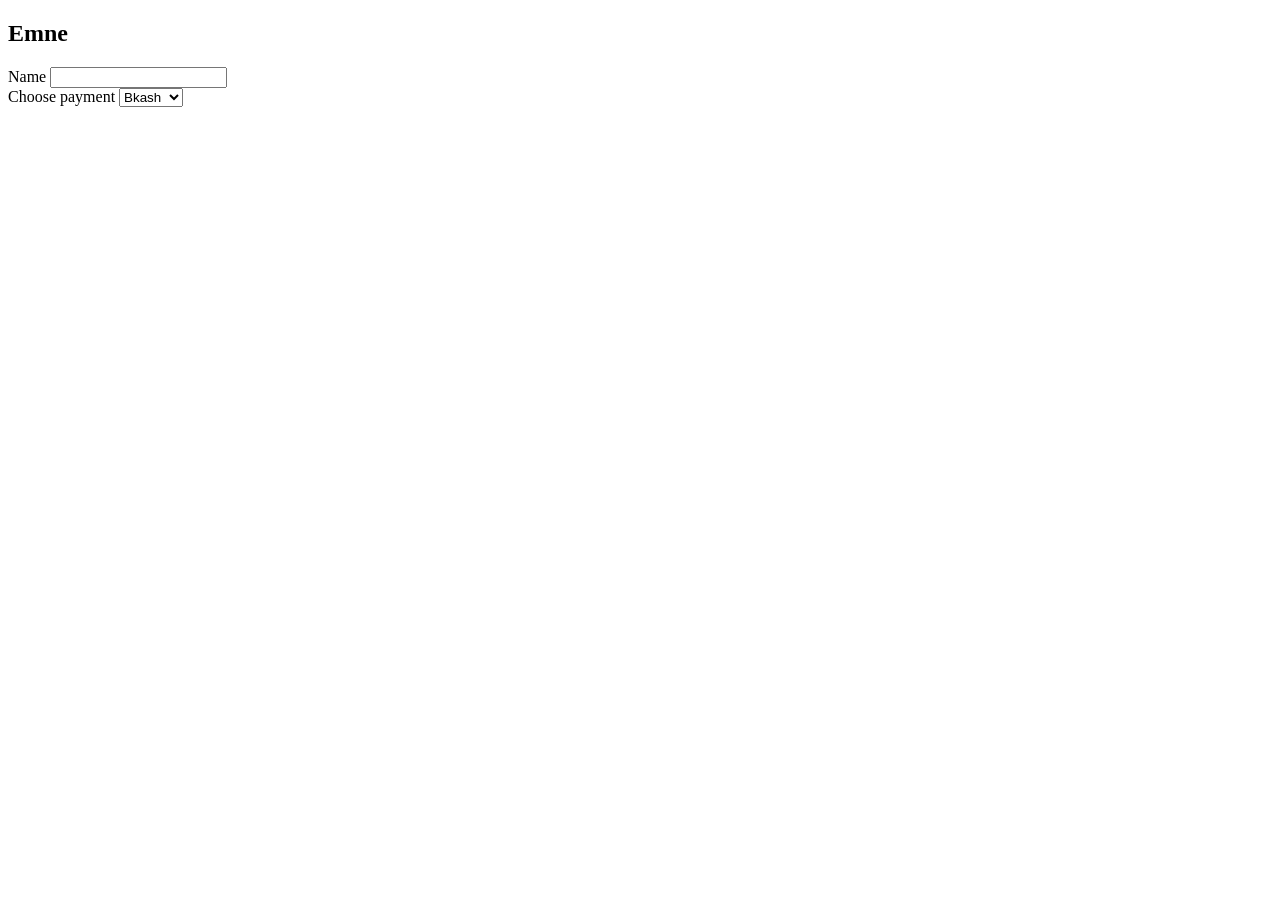
<file: hello.html>
<!DOCTYPE html>
<html lang="en">
<head>
    <meta charset="UTF-8">
    <meta name="viewport" content="width=device-width, initial-scale=1.0">
    <title>Document</title>
</head>
<body>
    <h2>Emne</h2>
    <form action="POST">
        <label for="name">Name</label>
        <input type="text" id="name" required>
        <br>

        <label for="payment">Choose payment</label>
        <select name="method" id="method">
            <option value="bkash">Bkash</option>
            <option value="rocket">Rocket</option>
            <option value="rocket">Rocket</option>
        </select>

    </form>
</body>
</html>
</file>
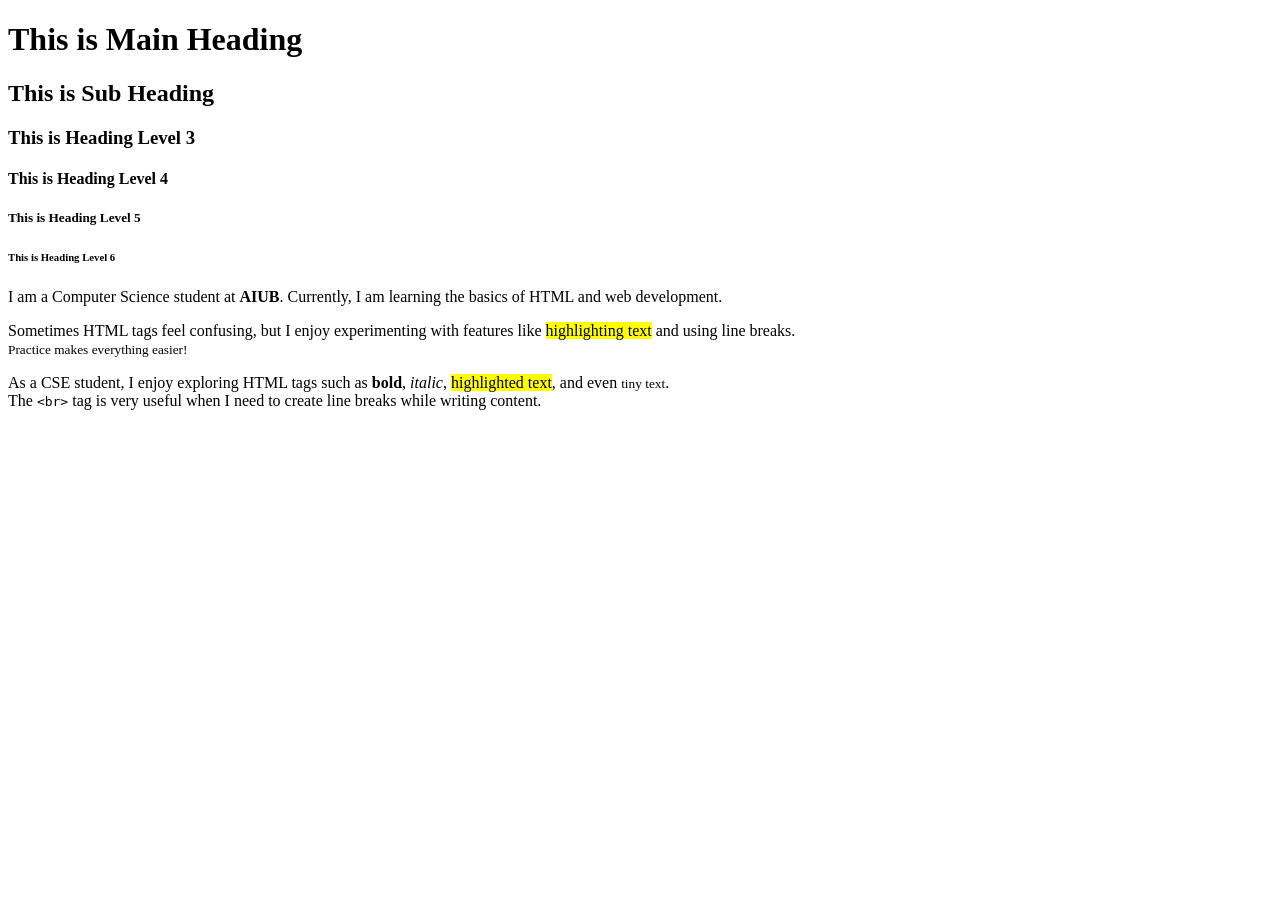
<file: html class task/lab 1.html>
<!DOCTYPE html>
<html lang="en">

<head>
    <meta charset="UTF-8">
    <meta name="viewport" content="width=device-width, initial-scale=1.0">
    <title>Document</title>
</head>

<body>

    <h1>This is Main Heading</h1>
    <h2>This is Sub Heading</h2>
    <h3>This is Heading Level 3</h3>
    <h4>This is Heading Level 4</h4>
    <h5>This is Heading Level 5</h5>
    <h6>This is Heading Level 6</h6>

    <p>
        I am a Computer Science student at <strong>AIUB</strong>. Currently, I am learning the basics of HTML and web
        development.
    </p>

    <p>
        Sometimes HTML tags feel confusing, but I enjoy experimenting with features like <mark>highlighting text</mark>
        and using line breaks.<br>
        <small>Practice makes everything easier!</small>
    </p>

    <p>
        As a CSE student, I enjoy exploring HTML tags such as <strong>bold</strong>,
        <em>italic</em>, <mark>highlighted text</mark>, and even <small>tiny text</small>.<br>
        The <code>&lt;br&gt;</code> tag is very useful when I need to create line breaks while writing content.
    </p>
</body>

</html>
</file>
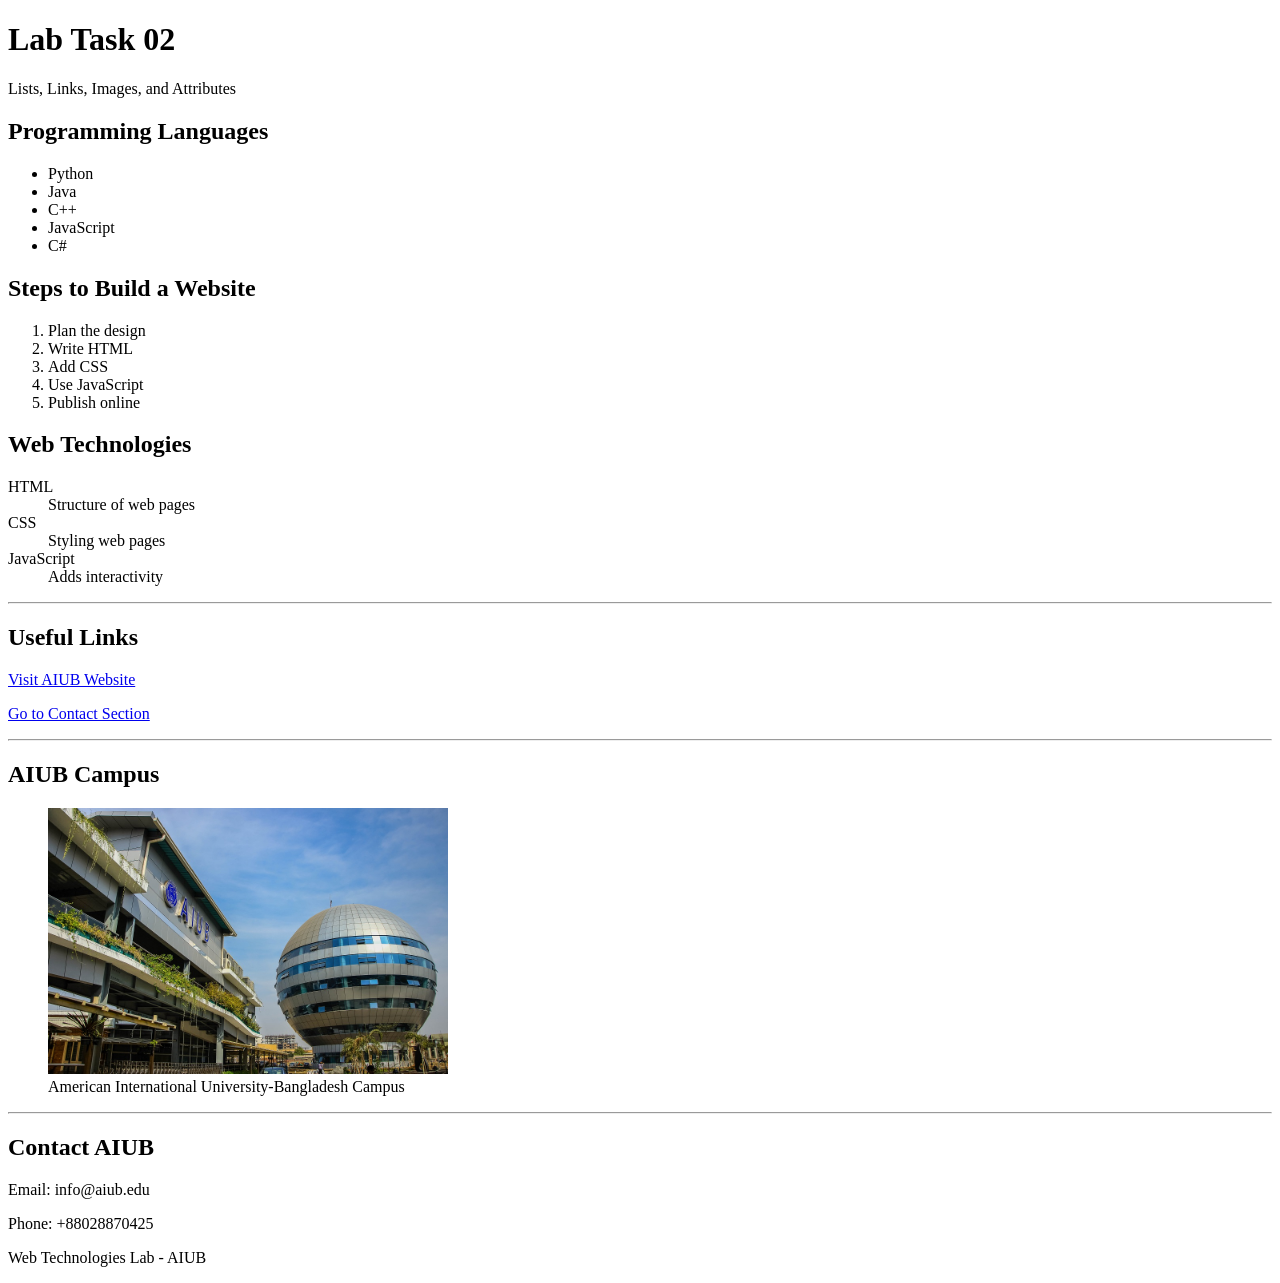
<file: html class task/lab2.html>
<!DOCTYPE html>
<html lang="en">
<head>
    <meta charset="UTF-8">
    <title>Lab Task 02</title>
</head>

<body>

    <header>
        <h1>Lab Task 02</h1>
        <p>Lists, Links, Images, and Attributes</p>
    </header>

    <main>

        <!-- Lists Section -->
        <section>
            <h2>Programming Languages</h2>

            <ul>
                <li>Python</li>
                <li>Java</li>
                <li>C++</li>
                <li>JavaScript</li>
                <li>C#</li>
            </ul>

            <h2>Steps to Build a Website</h2>

            <ol>
                <li>Plan the design</li>
                <li>Write HTML</li>
                <li>Add CSS</li>
                <li>Use JavaScript</li>
                <li>Publish online</li>
            </ol>

            <h2>Web Technologies</h2>

            <dl>
                <dt>HTML</dt>
                <dd>Structure of web pages</dd>

                <dt>CSS</dt>
                <dd>Styling web pages</dd>

                <dt>JavaScript</dt>
                <dd>Adds interactivity</dd>
            </dl>
        </section>

        <hr>

        <!-- Links Section -->
        <section>
            <h2>Useful Links</h2>

            <p>
                <a href="https://www.aiub.edu" target="_blank" title="Visit AIUB Website">
                    Visit AIUB Website
                </a>
            </p>

            <p>
                <a href="#contact" title="Jump to Contact Section">
                    Go to Contact Section
                </a>
            </p>
        </section>

        <hr>

        <!-- Image Section -->
        <section>
            <h2>AIUB Campus</h2>

            <figure>
                <img src="AIUB.jpg"
                     alt="AIUB Campus"
                     width="400"
                     title="AIUB Campus">

                <figcaption>American International University-Bangladesh Campus</figcaption>
            </figure>
        </section>

        <hr>

        <!-- Contact Section -->
        <section id="contact">
            <h2 class="section-title" title="Contact Section">Contact AIUB</h2>

            <p>Email: info@aiub.edu</p>
            <p>Phone: +88028870425</p>
        </section>

    </main>

    <footer>
        <p>Web Technologies Lab - AIUB</p>
    </footer>

</body>
</html>
</file>
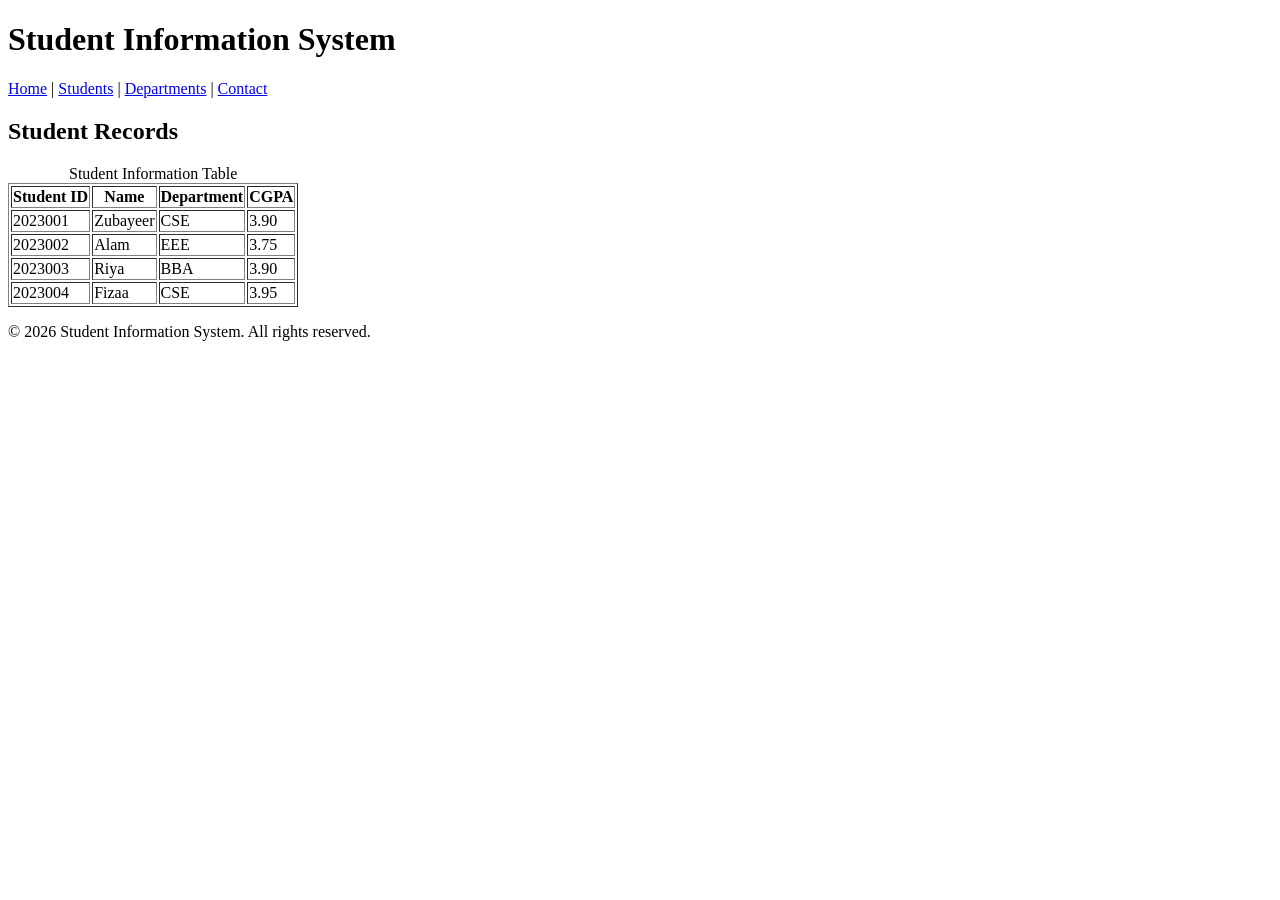
<file: html class task/lab3.html>
<!DOCTYPE html>
<html lang="en">
<head>
    <meta charset="UTF-8">
    <title>Lab Task 03</title>
</head>
<body>


    <header>
        <h1>Student Information System</h1>
    </header>


    <nav>
        <a href="#">Home</a> |
        <a href="#">Students</a> |
        <a href="#">Departments</a> |
        <a href="#">Contact</a>
    </nav>


    <main>


        <section>
            <h2>Student Records</h2>

            <table border="1">
                <caption>Student Information Table</caption>

                <tr>
                    <th scope="col">Student ID</th>
                    <th scope="col">Name</th>
                    <th scope="col">Department</th>
                    <th scope="col">CGPA</th>
                </tr>

                <tr>
                    <td>2023001</td>
                    <td>Zubayeer</td>
                    <td>CSE</td>
                    <td>3.90</td>
                </tr>

                <tr>
                    <td>2023002</td>
                    <td>Alam</td>
                    <td>EEE</td>
                    <td>3.75</td>
                </tr>

                <tr>
                    <td>2023003</td>
                    <td>Riya</td>
                    <td>BBA</td>
                    <td>3.90</td>
                </tr>

                <tr>
                    <td>2023004</td>
                    <td>Fizaa</td>
                    <td>CSE</td>
                    <td>3.95</td>
                </tr>

            </table>
        </section>

    </main>


    <footer>
        <p>&copy; 2026 Student Information System. All rights reserved.</p>
    </footer>

</body>
</html>
</file>
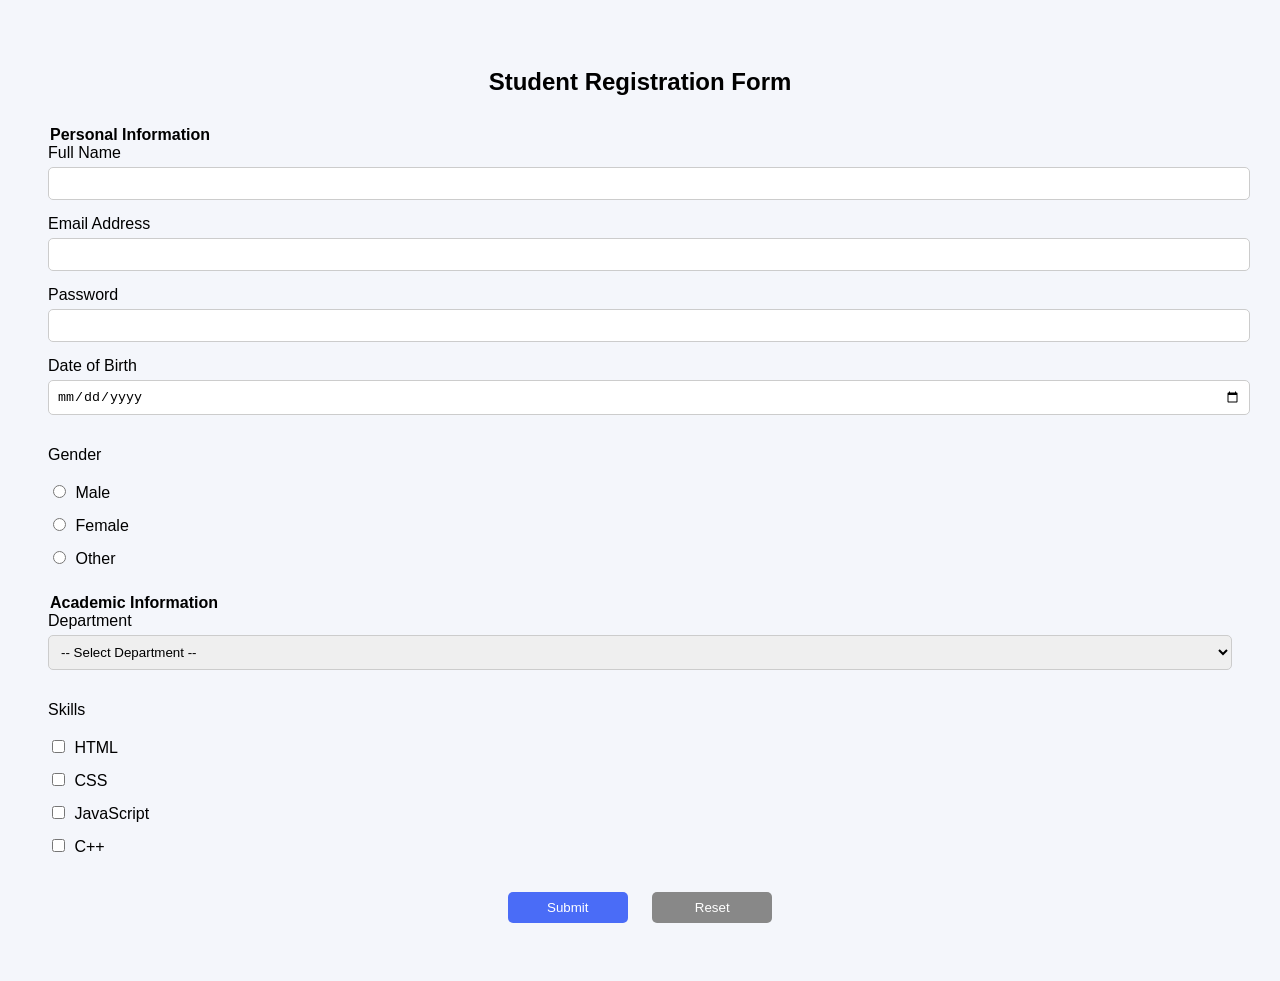
<file: html class task/lab4.html>
<!DOCTYPE html>
<html lang="en">

<head>
    <meta charset="UTF-8">
    <title>Lab Task 04</title>

    <style>
        body {
            font-family: Arial, sans-serif;
            background-color: #f4f6fb;
            padding: 40px;
        }

        h2 {
            text-align: center;
            margin-bottom: 30px;
        }

        legend {
            font-weight: bold;
        }

        label {
            font-weight: 500;
        }

        input,
        select {
            width: 100%;
            padding: 8px;
            margin-top: 5px;
            margin-bottom: 15px;
            border-radius: 5px;
            border: 1px solid #ccc;
        }

        .gender-group,
        .skills-group {
            margin-bottom: 15px;
        }

        .gender-group input,
        .skills-group input {
            width: auto;
            margin-right: 5px;
        }

        .buttons {
            text-align: center;
        }

        .buttons input {
            width: 120px;
            margin: 10px;
            cursor: pointer;
            background: #4a6cf7;
            color: white;
            border: none;
        }

        .buttons input[type="reset"] {
            background: #888;
        }
    </style>

</head>

<body>

    <h2>Student Registration Form</h2>





    <legend>Personal Information</legend>

    <label for="fullname">Full Name</label>
    <input type="text" id="fullname" name="fullname" required>

    <label for="email">Email Address</label>
    <input type="email" id="email" name="email" required>

    <label for="password">Password</label>
    <input type="password" id="password" name="password" required>

    <label for="dob">Date of Birth</label>
    <input type="date" id="dob" name="dob">

    <div class="gender-group">
        <p>Gender</p>

        <input type="radio" id="male" name="gender" value="male">
        <label for="male">Male</label><br>

        <input type="radio" id="female" name="gender" value="female">
        <label for="female">Female</label><br>

        <input type="radio" id="other" name="gender" value="other">
        <label for="other">Other</label>
    </div>





    <legend>Academic Information</legend>

    <label for="department">Department</label>
    <select id="department" name="department">
        <option value="">-- Select Department --</option>
        <option value="cse">CSE</option>
        <option value="eee">EEE</option>
        <option value="bba">BBA</option>
        <option value="english">English</option>
    </select>

    <div class="skills-group">
        <p>Skills</p>

        <input type="checkbox" id="html" name="skills" value="html">
        <label for="html">HTML</label><br>

        <input type="checkbox" id="css" name="skills" value="css">
        <label for="css">CSS</label><br>

        <input type="checkbox" id="javascript" name="skills" value="javascript">
        <label for="javascript">JavaScript</label><br>

        <input type="checkbox" id="cpp" name="skills" value="cpp">
        <label for="cpp">C++</label>
    </div>



    <div class="buttons">
        <input type="submit" value="Submit">
        <input type="reset" value="Reset">
    </div>



</body>

</html>
</file>
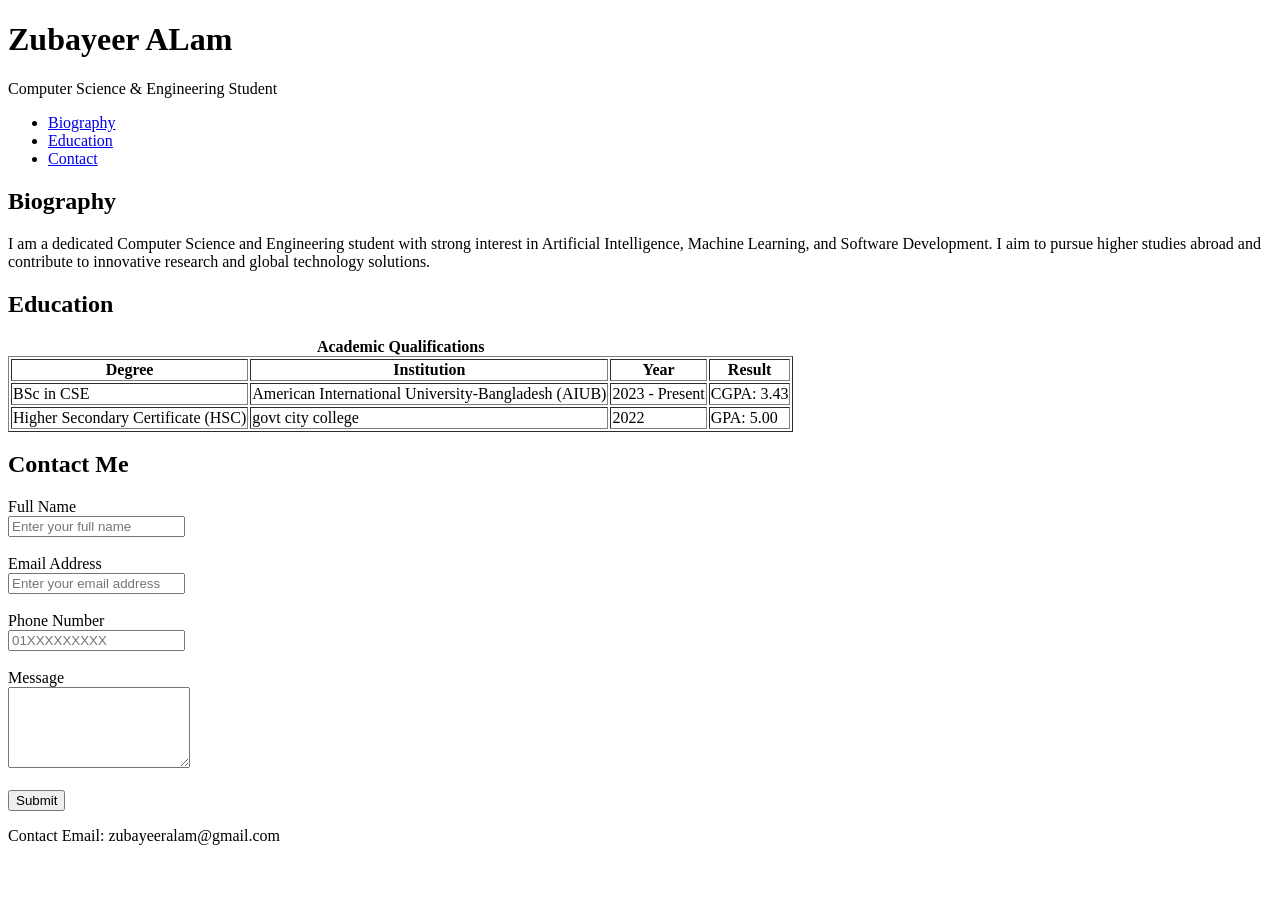
<file: html class task/lab5.html>
<!DOCTYPE html>
<html lang="en">

<head>
    <meta charset="UTF-8">
    <meta name="description" content="Personal Academic Profile">
    <title>Zubayeer Alam | Academic Profile</title>
</head>

<body>

    <header>
        <h1>Zubayeer ALam</h1>
        <p>Computer Science & Engineering Student</p>

        <nav>
            <ul>
                <li><a href="#bio">Biography</a></li>
                <li><a href="#education">Education</a></li>
                <li><a href="#contact">Contact</a></li>
            </ul>
        </nav>
    </header>

    <main>

        <section id="bio">
            <h2>Biography</h2>
            <p>
                I am a dedicated Computer Science and Engineering student with strong interest in Artificial
                Intelligence, Machine Learning, and Software Development.
                I aim to pursue higher studies abroad and contribute to innovative research and global technology
                solutions.
            </p>
        </section>

        <section id="education">
            <h2>Education</h2>

            <table border="1">
                <caption><strong>Academic Qualifications</strong></caption>

                <thead>
                    <tr>
                        <th>Degree</th>
                        <th>Institution</th>
                        <th>Year</th>
                        <th>Result</th>
                    </tr>
                </thead>

                <tbody>
                    <tr>
                        <td>BSc in CSE</td>
                        <td>American International University-Bangladesh (AIUB)</td>
                        <td>2023 - Present</td>
                        <td>CGPA: 3.43</td>
                    </tr>

                    <tr>
                        <td>Higher Secondary Certificate (HSC)</td>
                        <td>govt city college
                        </td>
                        <td>2022</td>
                        <td>GPA: 5.00</td>
                    </tr>
                </tbody>

            </table>
        </section>

        <section id="contact">
            <h2>Contact Me</h2>

            <form action="#" method="post">

                <label for="name">Full Name</label><br>
                <input type="text" id="name" name="name" placeholder="Enter your full name" maxlength="50"
                    required><br><br>

                <label for="email">Email Address</label><br>
                <input type="email" id="email" name="email" placeholder="Enter your email address" maxlength="100"
                    required><br><br>

                <label for="phone">Phone Number</label><br>
                <input type="tel" id="phone" name="phone" placeholder="01XXXXXXXXX" pattern="[0-9]{11}"
                    maxlength="11"><br><br>

                <label for="message">Message</label><br>
                <textarea id="message" name="message" rows="5" maxlength="500" required></textarea><br><br>

                <input type="submit" value="Submit">

            </form>

        </section>

    </main>

    <footer>
        <p>Contact Email: zubayeeralam@gmail.com</p>
    </footer>

</body>

</html>
</file>
<file: lab1/style.css>
*{
    margin:0;
    padding:0;
    font-family: Arial, sans-serif;
}

#Title{
    color: white;
    background-color: gray;
    font-size: 40px;
    text-align:center;
    padding:20px;
}
</file>
<file: lab2/style.css>
*{
    margin:0;
    padding:0;
    box-sizing:border-box;
    font-family: 'Plus Jakarta Sans', sans-serif;
}


body{
    background: #f5f7fa;
    color: #333;
    padding: 20px;
    display:flex;
    flex-direction: column;
    align-items: center;
}


header h1{
    font-size: 3rem; 
    color: #1a1a2e;
    text-align:center;
    margin-bottom: 0.5rem;
}

header h2{
    font-size: 1.5cm; 
    color: #162447;
    text-align:center;
    margin-bottom: 2rem;
}


.container{
    width: 60%; 
    padding: 1rem; 
    margin: 2em auto;     background-color: #ffffff;
    border-radius: 12px;
    box-shadow: 0px 8px 20px rgba(0,0,0,0.1);
}

.container p{
    font-size:1.2rem;
    color: #1f4068;
    line-height:1.6;
}


.form-section{
    display:flex;
    flex-direction: column;
    align-items:center;
    gap: 1rem;
    margin-top: 2rem;
}

input[type="text"]{
    width: 30vw; 
    height: 5vh; 
    padding:10px 15px;
    border: 2px solid #ccc;
    border-radius: 8px;
    font-size: 1rem;
    transition: 0.3s;
}


input:focus{
    border-color: #1f4068;
    box-shadow: 0px 0px 10px rgba(31,64,104,0.3);
}


button{
    padding: 10px 25px;
    font-size: 1rem;
    font-weight:600;
    color:white;
    background-color:#1f4068;
    border:none;
    border-radius:8px;
    cursor:pointer;
    transition: 0.3s;
}


button:active{
    background-color:#162447;
}


.link-section{
    margin-top:2rem;
}

a{
    color:#1f4068;
    text-decoration:none;
    font-weight:600;
    transition: 0.3s;
}

a:hover{
    color:#f45b69;
    text-decoration: underline;
}
</file>
<file: lab3/style.css>
body {
    font-family: 'Verdana', sans-serif;
    padding: 30px;
    background-color: #eef2f7;
    color: #222;
}

h1, h2 {
    text-align: center;
    color: #1a1a1a;
    margin-bottom: 25px;
}

/* Box Model */

.box {
    width: 240px;
    height: 120px;
    margin: 25px;
    color: white;
    display: inline-flex;
    align-items: center;
    justify-content: center;
    font-weight: bold;
    border-radius: 12px;
    font-size: 18px;
    box-shadow: 3px 6px 15px rgba(0,0,0,0.15);
    transition: transform 0.3s, box-shadow 0.3s;
}

/* Box 1 */
.box1 {
    background: linear-gradient(135deg, #6a11cb, #2575fc);
    padding: 25px;
    border: 4px solid #1e1e1e;
}

.box1:hover {
    transform: translateY(-5px);
    box-shadow: 5px 10px 20px rgba(0,0,0,0.25);
}

/* Box 2 */
.box2 {
    background: linear-gradient(135deg, #ff7e5f, #feb47b);
    padding: 25px;
    border: 4px solid #1e1e1e;
    box-sizing: border-box;
}

.box2:hover {
    transform: translateY(-5px);
    box-shadow: 5px 10px 20px rgba(0,0,0,0.25);
}

/* Box 3 */
.box3 {
    background: linear-gradient(135deg, #00b09b, #96c93d);
    padding: 15px;
    border: 8px dashed #1e1e1e;
    margin: 35px;
}

.box3:hover {
    transform: translateY(-5px);
    box-shadow: 5px 10px 20px rgba(0,0,0,0.25);
}

/* Block */
.block-example {
    display: block;
    background: #ff6b6b;
    padding: 18px;
    margin-bottom: 15px;
    border-radius: 10px;
    text-align: center;
    color: white;
    font-weight: bold;
    font-size: 17px;
}

/* Inline */
.inline-example {
    display: inline;
    background: #4dabf7;
    padding: 8px 14px;
    margin-right: 8px;
    border-radius: 6px;
    color: white;
    font-weight: bold;
}

/* Inline-block */
.inline-block-example {
    display: inline-block;
    background: #51cf66;
    width: 240px;
    padding: 12px;
    margin-top: 12px;
    text-align: center;
    border-radius: 10px;
    font-weight: bold;
    color: white;
}

/* Display None */
.none-example {
    display: none;
}

/* Visibility Hidden */
.visibility-hidden {
    visibility: hidden;
    background: #845ef7;
    color: white;
    padding: 18px;
    margin: 12px 0;
    border-radius: 10px;
}

/* Normal Box */
.normal-box {
    background: #343a40;
    color: white;
    padding: 18px;
    border-radius: 10px;
    text-align: center;
    font-weight: bold;
}

/* HR */
hr {
    margin: 35px 0;
    border: none;
    height: 2px;
    background: #d0d7e2;
}
</file>
<file: Zubayeer_Portfolio_assignment/style.css>
*{margin:0;padding:0;box-sizing:border-box;text-decoration:none;border:none;outline:none;scroll-behavior:smooth;}
:root{
  --bg:#fdfdfd;
  --bg2:#f4f0ff;
  --text:#1a1a2e;
  --text2:#555;
  --main:#754ef9;
  --main2:#5b35e0;
  --white:#fdfdfd;
  --card:#fff;
  --border:rgba(117,78,249,0.15);
  --shadow:rgba(117,78,249,0.2);
  --nav-bg:rgba(253,253,253,0.85);
}
body.dark{
  --bg:#0d0b1e;
  --bg2:#13102b;
  --text:#eee;
  --text2:#aaa;
  --main:#9b7eff;
  --main2:#754ef9;
  --white:#0d0b1e;
  --card:#1a1730;
  --border:rgba(155,126,255,0.2);
  --shadow:rgba(155,126,255,0.25);
  --nav-bg:rgba(13,11,30,0.9);
}
html{font-size:62.5%;scroll-behavior:smooth;}
body{background:var(--bg);color:var(--text);font-family:'Poppins',sans-serif;transition:background .3s,color .3s;overflow-x:hidden;}

/* SCROLLBAR */
::-webkit-scrollbar{width:5px;}
::-webkit-scrollbar-track{background:var(--bg);}
::-webkit-scrollbar-thumb{background:var(--main);border-radius:10px;}

/* HEADER */
header{
  position:sticky;top:0;left:0;width:100%;
  display:flex;align-items:center;
  padding:1.8rem 7%;
  background:var(--nav-bg);
  backdrop-filter:blur(12px);
  border-bottom:1px solid var(--border);
  z-index:999;
  transition:all .3s;
}
.logo{margin-right:auto;font-size:2.4rem;font-weight:800;color:var(--main);letter-spacing:.2rem;font-family:'Space Mono',monospace;}
.navbar a{font-size:1.5rem;color:var(--text);margin-right:3rem;font-weight:500;position:relative;transition:color .3s;}
.navbar a::after{content:'';position:absolute;bottom:-4px;left:0;width:0;height:2px;background:var(--main);transition:width .3s;}
.navbar a:hover,.navbar a.active{color:var(--main);}
.navbar a:hover::after,.navbar a.active::after{width:100%;}
#darkMode-icon{font-size:2.4rem;color:var(--text);cursor:pointer;transition:transform .3s,color .3s;margin-left:1rem;}
#darkMode-icon:hover{color:var(--main);transform:rotate(20deg);}
.menu-icon{display:none;font-size:2.8rem;color:var(--text);cursor:pointer;}

/* SECTIONS */
section{padding:9rem 7% 4rem;min-height:100vh;}
.section-title{text-align:center;margin-bottom:5rem;}
.section-title h2{font-size:4rem;font-weight:700;color:var(--text);position:relative;display:inline-block;}
.section-title h2 span{color:var(--main);}
.section-title h2::after{content:'';position:absolute;bottom:-10px;left:50%;transform:translateX(-50%);width:60px;height:3px;background:var(--main);border-radius:2px;}
.section-title p{font-size:1.5rem;color:var(--text2);margin-top:1.5rem;}

/* HERO */
.home{display:flex;align-items:center;padding:7rem 7% 2rem;min-height:100vh;gap:4rem;overflow:hidden;}
.home-content{flex:1;max-width:55rem;}
.home-content .hello{font-size:1.8rem;color:var(--main);font-weight:500;letter-spacing:.2rem;font-family:'Space Mono',monospace;margin-bottom:1rem;}
.home-content h1{font-size:6rem;font-weight:800;line-height:1.1;margin-bottom:1rem;}
.home-content h1 span{color:var(--main);}
.home-content .typewriter{font-size:2.6rem;font-weight:600;margin-bottom:2rem;}
.home-content .typewriter span{color:var(--main);border-right:3px solid var(--main);padding-right:.3rem;animation:blink .7s step-end infinite;}
@keyframes blink{0%,100%{border-color:transparent;}50%{border-color:var(--main);}}
.home-content p{font-size:1.6rem;color:var(--text2);line-height:1.8;margin-bottom:3rem;max-width:48rem;}
.btn-group{display:flex;gap:1.5rem;flex-wrap:wrap;}
.btn{display:inline-flex;align-items:center;gap:.8rem;padding:1.2rem 2.8rem;background:var(--main);color:#fff;font-size:1.5rem;font-weight:600;border-radius:5rem;transition:all .3s;box-shadow:0 4px 20px var(--shadow);cursor:pointer;}
.btn:hover{background:var(--main2);transform:translateY(-3px);box-shadow:0 8px 30px var(--shadow);}
.btn-outline{background:transparent;color:var(--main);border:2px solid var(--main);}
.btn-outline:hover{background:var(--main);color:#fff;}
.social-icons{display:flex;gap:1.2rem;margin-top:3rem;}
.social-icons a{width:4.2rem;height:4.2rem;display:flex;align-items:center;justify-content:center;background:var(--card);border:1.5px solid var(--border);border-radius:50%;font-size:1.8rem;color:var(--main);transition:all .3s;}
.social-icons a:hover{background:var(--main);color:#fff;transform:translateY(-4px);box-shadow:0 6px 20px var(--shadow);}

/* HERO IMAGE / AVATAR */
.home-visual{flex:1;display:flex;justify-content:center;align-items:center;position:relative;}
.avatar-ring{
  width:38rem;height:38rem;border-radius:50%;
  border:3px solid var(--main);
  display:flex;align-items:center;justify-content:center;
  position:relative;
  animation:float 4s ease-in-out infinite;
}
@keyframes float{0%,100%{transform:translateY(0);}50%{transform:translateY(-15px);}}
.avatar-inner{
  width:32rem;height:32rem;border-radius:50%;
  background:linear-gradient(135deg,var(--main) 0%,var(--main2) 100%);
  display:flex;align-items:center;justify-content:center;
  overflow:hidden;
  position:relative;
}
.avatar-initials{font-size:8rem;font-weight:800;color:#fff;font-family:'Space Mono',monospace;letter-spacing:.2rem;}
.orbit-dot{
  position:absolute;width:1.4rem;height:1.4rem;background:var(--main);border-radius:50%;
}
.orbit-dot:nth-child(1){top:2rem;left:50%;transform:translateX(-50%);}
.orbit-dot:nth-child(2){bottom:2rem;right:5rem;}
.orbit-dot:nth-child(3){left:2rem;top:50%;transform:translateY(-50%);}
.scroll-down{position:absolute;bottom:3rem;left:50%;transform:translateX(-50%);text-align:center;color:var(--text2);font-size:1.3rem;animation:bounce 2s infinite;}
@keyframes bounce{0%,100%{transform:translateX(-50%) translateY(0);}50%{transform:translateX(-50%) translateY(8px);}}

/* STATS */
.stats-bar{display:flex;justify-content:center;gap:4rem;padding:3rem 7%;background:var(--bg2);flex-wrap:wrap;}
.stat{text-align:center;}
.stat h3{font-size:3.5rem;font-weight:800;color:var(--main);}
.stat p{font-size:1.4rem;color:var(--text2);}

/* ABOUT */
.about{display:flex;align-items:center;gap:6rem;}
.about-img{flex:1;display:flex;justify-content:center;}
.about-card{
  width:34rem;height:40rem;
  background:var(--card);
  border:1.5px solid var(--border);
  border-radius:2rem;
  overflow:hidden;
  position:relative;
  display:flex;flex-direction:column;
  align-items:center;justify-content:flex-end;
  padding:2rem;
}
.about-card-bg{
  position:absolute;top:0;left:0;width:100%;height:65%;
  background:linear-gradient(135deg,var(--main) 0%,var(--main2) 100%);
}
.about-avatar{
  position:absolute;top:50%;left:50%;transform:translate(-50%,-60%);
  width:10rem;height:10rem;border-radius:50%;
  background:#fff;border:4px solid var(--bg);
  display:flex;align-items:center;justify-content:center;
  font-size:3.5rem;font-weight:800;color:var(--main);
  font-family:'Space Mono',monospace;
  z-index:2;
}
.about-card-info{margin-top:3rem;text-align:center;z-index:2;}
.about-card-info h3{font-size:2rem;font-weight:700;}
.about-card-info p{font-size:1.3rem;color:var(--text2);}
.about-tag{display:inline-block;padding:.4rem 1.2rem;background:rgba(117,78,249,.12);color:var(--main);border-radius:2rem;font-size:1.2rem;margin-top:.8rem;}
.about-content{flex:1;}
.about-content h2{font-size:3.8rem;font-weight:700;margin-bottom:1rem;}
.about-content h2 span{color:var(--main);}
.about-content p{font-size:1.55rem;color:var(--text2);line-height:1.9;margin-bottom:1.5rem;}
.info-grid{display:grid;grid-template-columns:1fr 1fr;gap:1rem;margin:2rem 0;}
.info-item{font-size:1.4rem;}
.info-item span{font-weight:600;color:var(--text);}
.info-item p{color:var(--text2);}

/* SKILLS */
.skills-section{background:var(--bg2);}
.skills-grid{display:grid;grid-template-columns:repeat(auto-fit,minmax(28rem,1fr));gap:2.5rem;}
.skill-card{
  background:var(--card);border:1.5px solid var(--border);
  border-radius:1.5rem;padding:2.5rem;
  transition:transform .3s,box-shadow .3s;
}
.skill-card:hover{transform:translateY(-5px);box-shadow:0 15px 40px var(--shadow);}
.skill-card-head{display:flex;align-items:center;gap:1.5rem;margin-bottom:2rem;}
.skill-icon{width:5rem;height:5rem;background:rgba(117,78,249,.1);border-radius:1rem;display:flex;align-items:center;justify-content:center;font-size:2.4rem;color:var(--main);}
.skill-card-head h3{font-size:1.8rem;font-weight:600;}
.skill-bar-wrap{margin-bottom:1.2rem;}
.skill-bar-wrap p{display:flex;justify-content:space-between;font-size:1.3rem;margin-bottom:.5rem;}
.skill-bar-wrap p span:last-child{color:var(--main);font-weight:600;}
.skill-bar{height:.7rem;background:var(--border);border-radius:5rem;overflow:hidden;}
.skill-fill{height:100%;background:var(--main);border-radius:5rem;width:0;transition:width 1.2s ease;}

/* SERVICES */
.services-grid{display:grid;grid-template-columns:repeat(auto-fit,minmax(26rem,1fr));gap:2.5rem;}
.service-card{
  background:var(--card);border:1.5px solid var(--border);
  border-radius:1.5rem;padding:3rem 2.5rem;
  text-align:center;
  transition:all .3s;
  position:relative;overflow:hidden;
}
.service-card::before{
  content:'';position:absolute;top:0;left:0;width:100%;height:4px;
  background:var(--main);transform:scaleX(0);transform-origin:left;
  transition:transform .3s;
}
.service-card:hover{transform:translateY(-8px);box-shadow:0 20px 50px var(--shadow);}
.service-card:hover::before{transform:scaleX(1);}
.service-icon{
  width:7rem;height:7rem;margin:0 auto 2rem;
  background:rgba(117,78,249,.1);border-radius:50%;
  display:flex;align-items:center;justify-content:center;
  font-size:3rem;color:var(--main);
  transition:all .3s;
}
.service-card:hover .service-icon{background:var(--main);color:#fff;}
.service-card h3{font-size:2rem;font-weight:600;margin-bottom:1rem;}
.service-card p{font-size:1.4rem;color:var(--text2);line-height:1.8;}

/* PORTFOLIO */
.portfolio-section{background:var(--bg2);}
.portfolio-filter{display:flex;justify-content:center;gap:1rem;margin-bottom:4rem;flex-wrap:wrap;}
.filter-btn{padding:.8rem 2rem;background:var(--card);border:1.5px solid var(--border);border-radius:3rem;font-size:1.4rem;font-weight:500;color:var(--text2);cursor:pointer;transition:all .3s;font-family:'Poppins',sans-serif;}
.filter-btn.active,.filter-btn:hover{background:var(--main);color:#fff;border-color:var(--main);}
.portfolio-grid{display:grid;grid-template-columns:repeat(auto-fit,minmax(30rem,1fr));gap:2.5rem;}
.portfolio-card{
  background:var(--card);border:1.5px solid var(--border);
  border-radius:1.5rem;overflow:hidden;
  transition:all .3s;
}
.portfolio-card:hover{transform:translateY(-8px);box-shadow:0 20px 50px var(--shadow);}
.port-img{
  width:100%;height:20rem;
  position:relative;overflow:hidden;
}
.port-img svg{width:100%;height:100%;}
.port-overlay{
  position:absolute;inset:0;
  background:rgba(117,78,249,.85);
  display:flex;align-items:center;justify-content:center;
  gap:1.5rem;
  opacity:0;transition:opacity .3s;
}
.portfolio-card:hover .port-overlay{opacity:1;}
.port-btn{
  width:4.5rem;height:4.5rem;background:#fff;border-radius:50%;
  display:flex;align-items:center;justify-content:center;
  font-size:1.8rem;color:var(--main);
  transition:transform .3s;cursor:pointer;
}
.port-btn:hover{transform:scale(1.1);}
.port-info{padding:2rem;}
.port-tag{font-size:1.2rem;color:var(--main);font-weight:600;text-transform:uppercase;letter-spacing:.1rem;}
.port-info h3{font-size:1.8rem;font-weight:600;margin:.5rem 0;}
.port-info p{font-size:1.3rem;color:var(--text2);}

/* TESTIMONIALS */
.testimonials-grid{display:grid;grid-template-columns:repeat(auto-fit,minmax(28rem,1fr));gap:2.5rem;}
.testi-card{
  background:var(--card);border:1.5px solid var(--border);
  border-radius:1.5rem;padding:2.5rem;
  transition:all .3s;position:relative;
}
.testi-card:hover{transform:translateY(-5px);box-shadow:0 15px 40px var(--shadow);}
.quote-icon{font-size:4rem;color:var(--main);opacity:.3;line-height:1;margin-bottom:1rem;}
.testi-text{font-size:1.45rem;color:var(--text2);line-height:1.8;margin-bottom:2rem;font-style:italic;}
.testi-author{display:flex;align-items:center;gap:1.2rem;}
.testi-avatar{width:4.5rem;height:4.5rem;border-radius:50%;background:var(--main);display:flex;align-items:center;justify-content:center;font-size:1.6rem;font-weight:700;color:#fff;font-family:'Space Mono',monospace;}
.testi-name{font-size:1.5rem;font-weight:600;}
.testi-role{font-size:1.2rem;color:var(--text2);}
.stars{color:#f59e0b;font-size:1.4rem;margin-bottom:.8rem;}

/* CONTACT */
.contact-wrap{display:grid;grid-template-columns:1fr 1.5fr;gap:5rem;align-items:start;}
.contact-info h3{font-size:2.8rem;font-weight:700;margin-bottom:1rem;}
.contact-info p{font-size:1.5rem;color:var(--text2);line-height:1.8;margin-bottom:3rem;}
.contact-item{display:flex;align-items:center;gap:1.5rem;margin-bottom:2rem;}
.contact-icon{width:5rem;height:5rem;background:rgba(117,78,249,.1);border-radius:1rem;display:flex;align-items:center;justify-content:center;font-size:2.2rem;color:var(--main);flex-shrink:0;}
.contact-item h4{font-size:1.5rem;font-weight:600;}
.contact-item p{font-size:1.4rem;color:var(--text2);}
.contact-form{background:var(--card);border:1.5px solid var(--border);border-radius:2rem;padding:3.5rem;}
.form-group{margin-bottom:2rem;}
.form-row{display:grid;grid-template-columns:1fr 1fr;gap:2rem;}
.form-group label{display:block;font-size:1.4rem;font-weight:500;margin-bottom:.8rem;}
.form-group input,.form-group textarea,.form-group select{
  width:100%;padding:1.2rem 1.5rem;
  background:var(--bg);border:1.5px solid var(--border);
  border-radius:.8rem;font-size:1.4rem;color:var(--text);
  font-family:'Poppins',sans-serif;
  transition:border-color .3s;
}
.form-group input:focus,.form-group textarea:focus{border-color:var(--main);}
.form-group textarea{height:14rem;resize:none;}
.form-success{display:none;text-align:center;padding:2rem;color:var(--main);font-size:1.5rem;font-weight:500;}

/* FOOTER */
footer{background:var(--bg2);border-top:1px solid var(--border);padding:4rem 7% 2rem;}
.footer-top{display:grid;grid-template-columns:2fr 1fr 1fr 1fr;gap:4rem;margin-bottom:4rem;}
.footer-brand .logo{display:block;margin-bottom:1.5rem;font-size:2.2rem;}
.footer-brand p{font-size:1.4rem;color:var(--text2);line-height:1.8;max-width:28rem;}
.footer-col h4{font-size:1.6rem;font-weight:600;margin-bottom:1.5rem;}
.footer-col ul{list-style:none;}
.footer-col ul li{margin-bottom:.8rem;}
.footer-col ul li a{font-size:1.4rem;color:var(--text2);transition:color .3s;}
.footer-col ul li a:hover{color:var(--main);}
.footer-social{display:flex;gap:1rem;margin-top:1.5rem;}
.footer-social a{width:3.8rem;height:3.8rem;display:flex;align-items:center;justify-content:center;background:var(--card);border:1.5px solid var(--border);border-radius:50%;font-size:1.6rem;color:var(--text2);transition:all .3s;}
.footer-social a:hover{background:var(--main);color:#fff;border-color:var(--main);}
.footer-bottom{border-top:1px solid var(--border);padding-top:2rem;display:flex;justify-content:space-between;align-items:center;flex-wrap:wrap;gap:1rem;}
.footer-bottom p{font-size:1.3rem;color:var(--text2);}
.footer-bottom p span{color:var(--main);}

/* BACK TO TOP */
.back-top{
  position:fixed;bottom:2.5rem;right:2.5rem;
  width:4.5rem;height:4.5rem;
  background:var(--main);color:#fff;border-radius:50%;
  display:flex;align-items:center;justify-content:center;
  font-size:2rem;cursor:pointer;
  opacity:0;pointer-events:none;
  transition:all .3s;
  box-shadow:0 5px 20px var(--shadow);
  z-index:998;
}
.back-top.show{opacity:1;pointer-events:all;}
.back-top:hover{transform:translateY(-3px);}

/* PROGRESS BAR */
.progress-bar{position:fixed;top:0;left:0;height:3px;background:var(--main);z-index:9999;width:0%;transition:width .1s;}

/* ANIMATIONS */
.reveal{opacity:0;transform:translateY(30px);transition:opacity .6s ease,transform .6s ease;}
.reveal.visible{opacity:1;transform:translateY(0);}

/* MOBILE NAV */
@media(max-width:900px){
  .navbar{
    position:fixed;top:0;right:-100%;width:70%;height:100vh;
    background:var(--bg);border-left:1px solid var(--border);
    display:flex;flex-direction:column;align-items:flex-start;
    padding:8rem 5%;gap:2rem;
    transition:right .4s;
    z-index:100;
  }
  .navbar.open{right:0;}
  .navbar a{font-size:1.8rem;margin-right:0;}
  .menu-icon{display:block;}
  .home{flex-direction:column;padding-top:10rem;text-align:center;}
  .home-content h1{font-size:4.2rem;}
  .home-visual{margin-top:3rem;}
  .avatar-ring{width:26rem;height:26rem;}
  .avatar-inner{width:21rem;height:21rem;}
  .about{flex-direction:column;}
  .contact-wrap{grid-template-columns:1fr;}
  .footer-top{grid-template-columns:1fr 1fr;}
  .footer-brand{grid-column:1/-1;}
  .form-row{grid-template-columns:1fr;}
  .btn-group{justify-content:center;}
  .social-icons{justify-content:center;}
  .info-grid{grid-template-columns:1fr;}
}
@media(max-width:600px){
  html{font-size:55%;}
  .home-content h1{font-size:3.8rem;}
  .section-title h2{font-size:3rem;}
  .stats-bar{gap:2rem;}
  .footer-top{grid-template-columns:1fr;}
}
</file>
